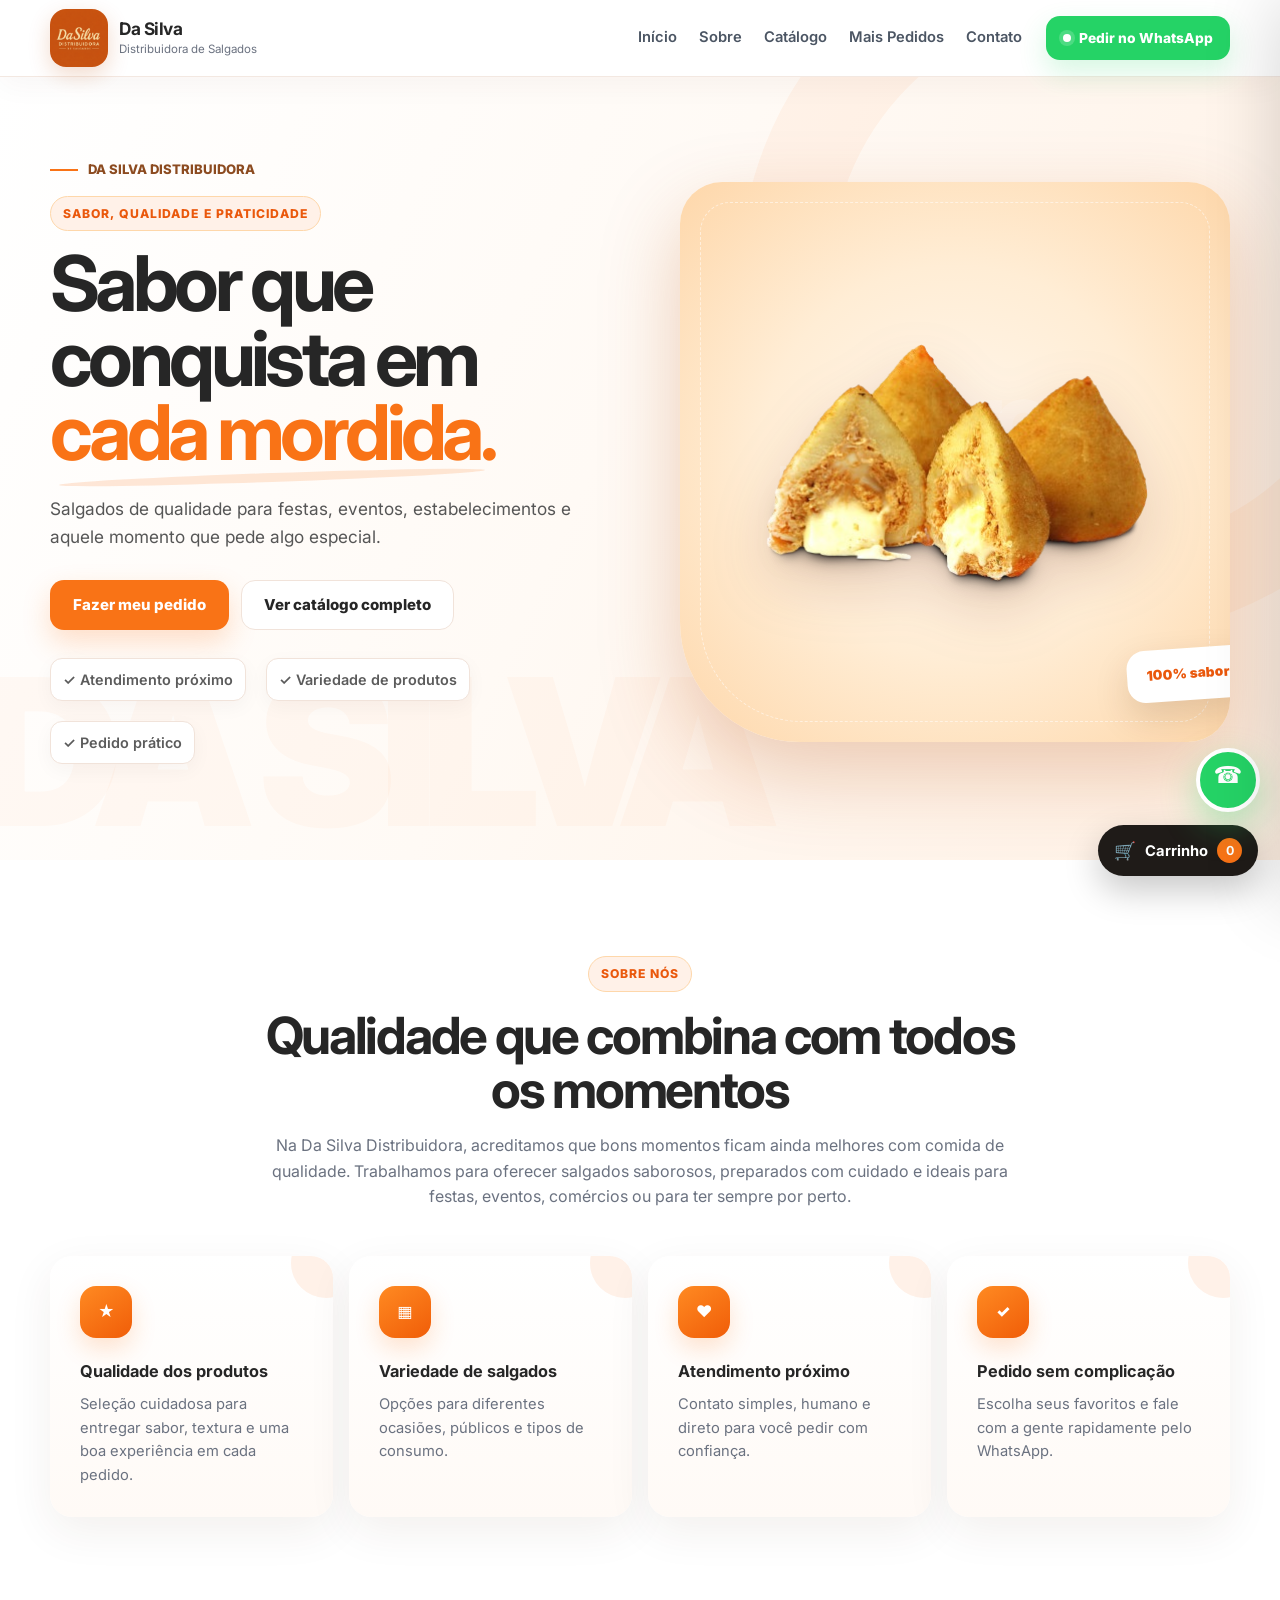
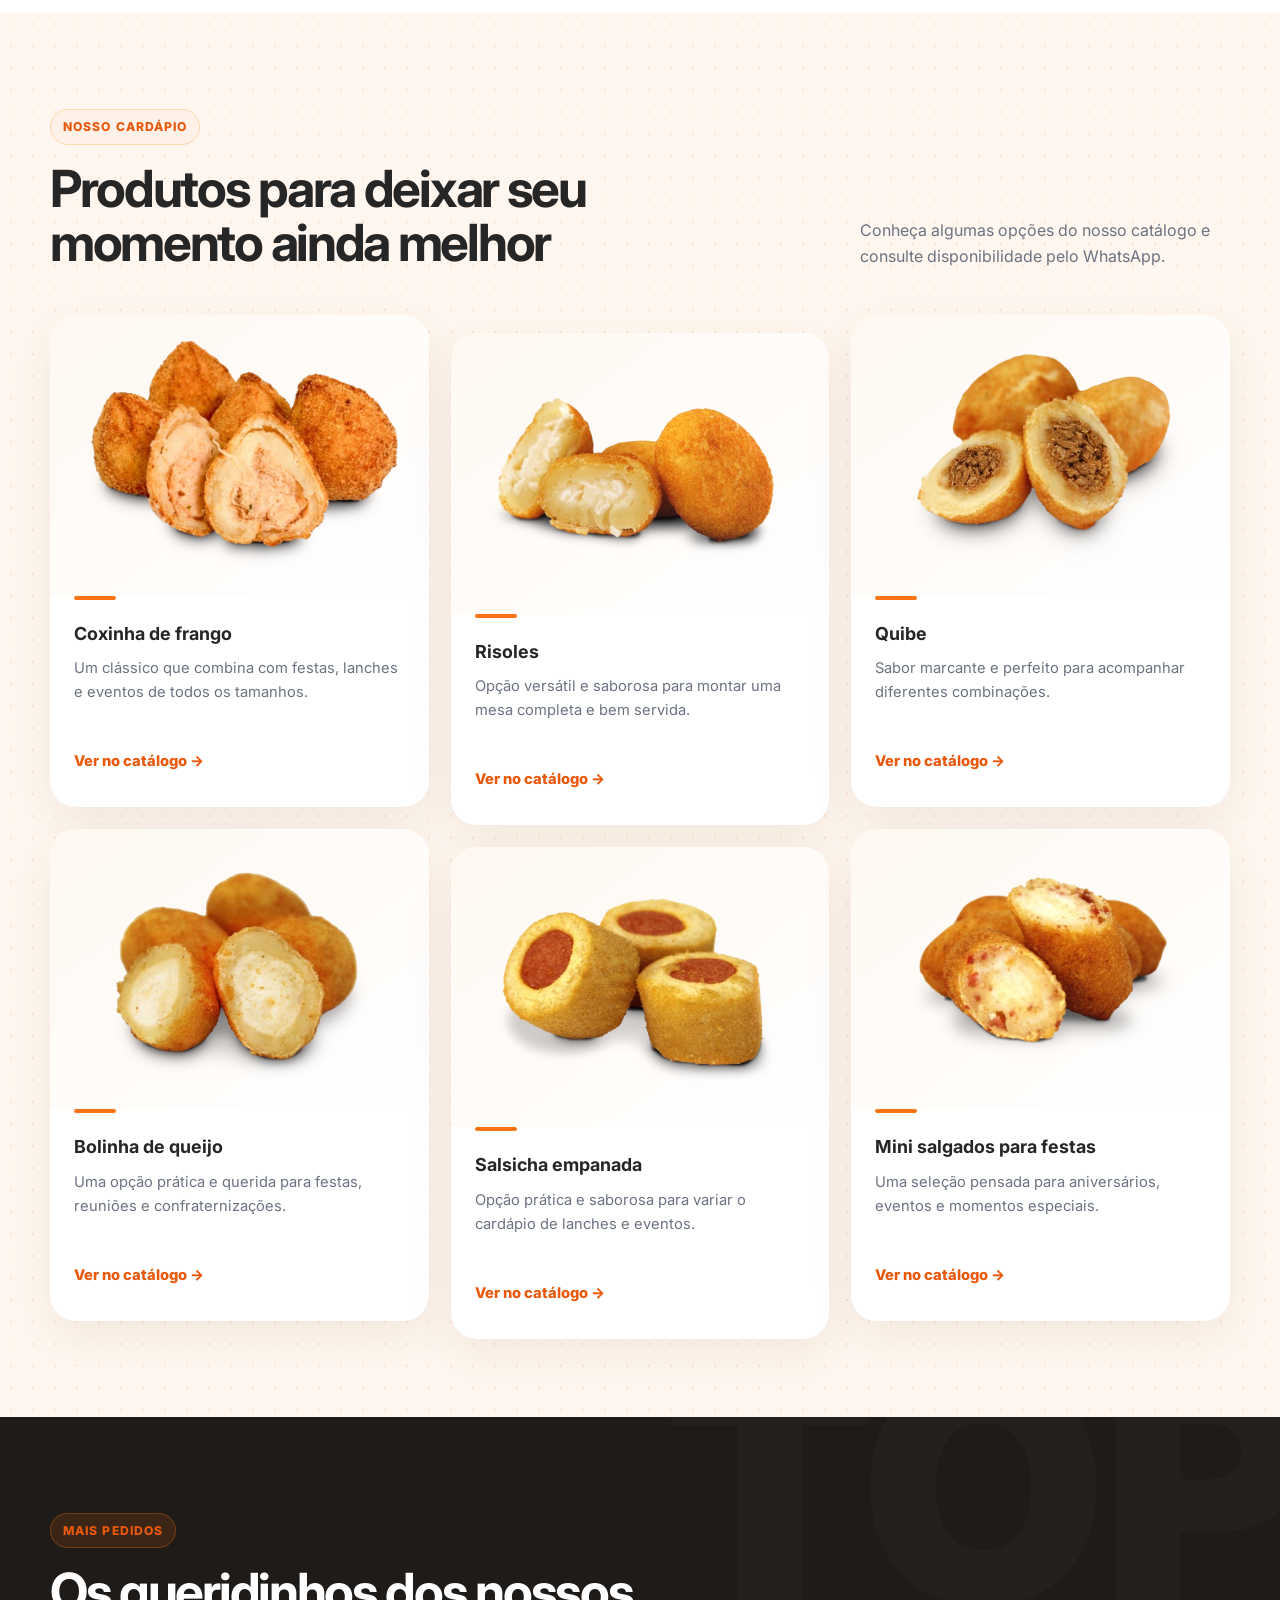
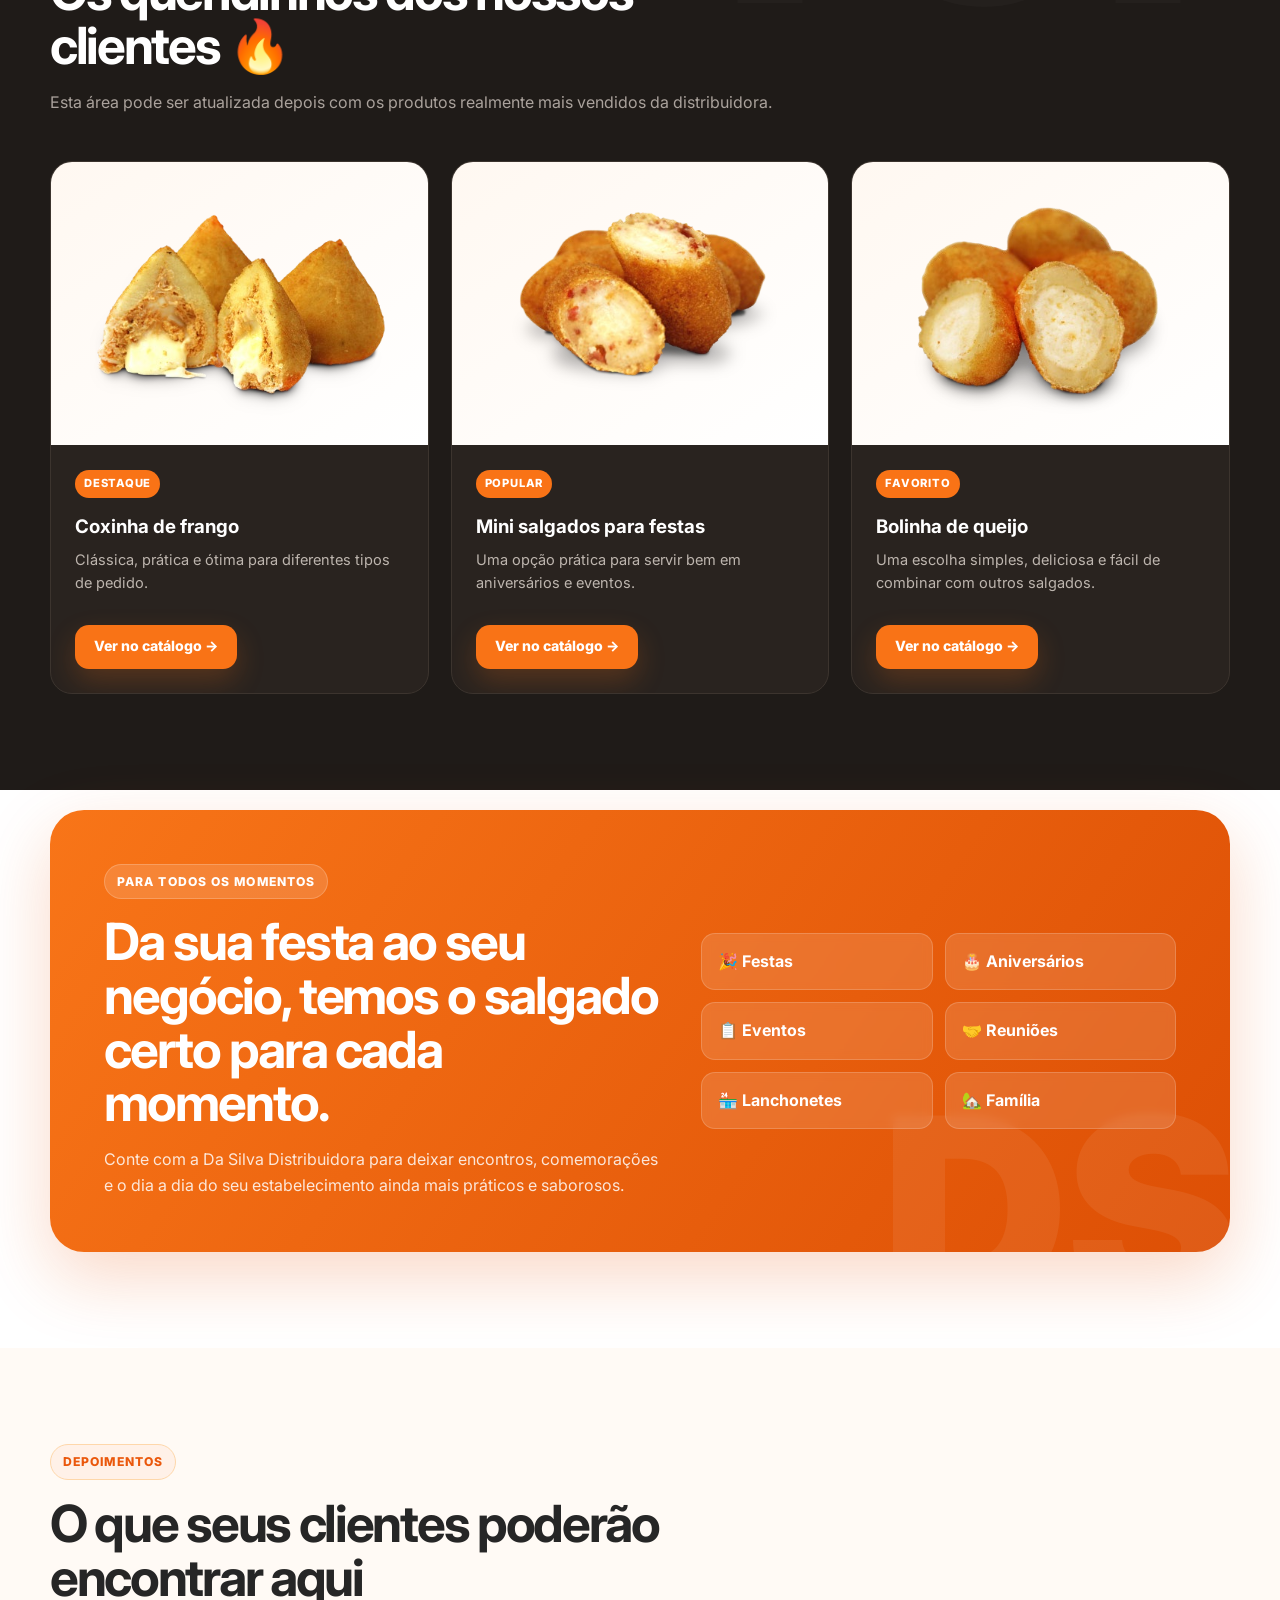
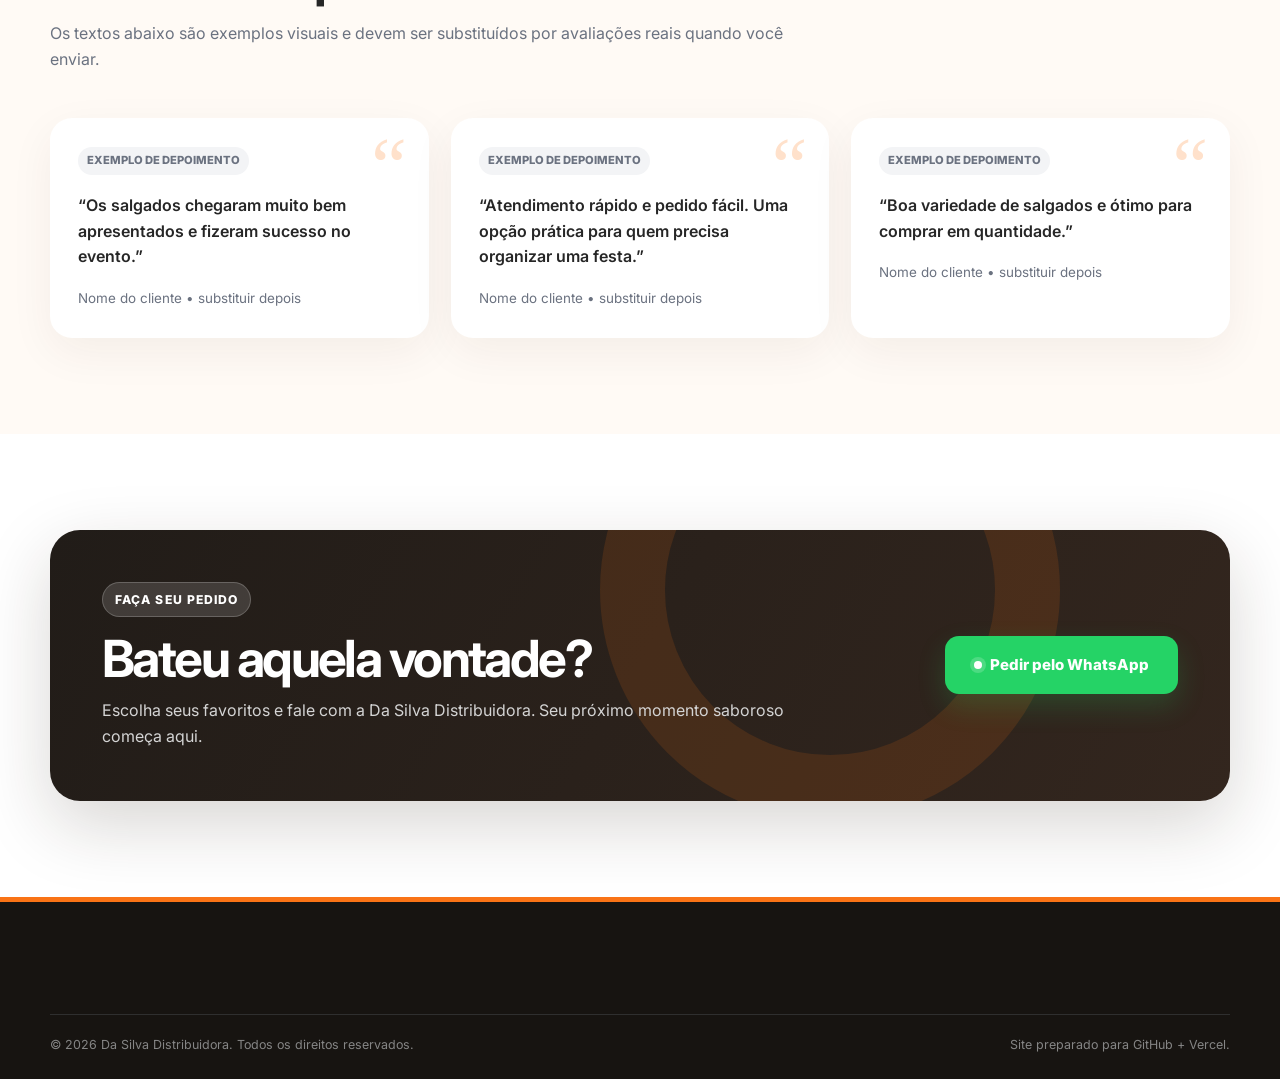
<file: index.html>
<!DOCTYPE html>

<html lang="pt-BR">
<head>
<meta charset="utf-8"/>
<meta content="width=device-width, initial-scale=1.0" name="viewport"/>
<meta content="Da Silva Distribuidora - salgados de qualidade para festas, eventos, estabelecimentos e momentos especiais." name="description"/>
<meta content="#f97316" name="theme-color"/>
<title>Da Silva Distribuidora | Salgados para todos os momentos</title>
<link href="https://fonts.googleapis.com" rel="preconnect"/>
<link crossorigin="" href="https://fonts.gstatic.com" rel="preconnect"/>
<link href="https://fonts.googleapis.com/css2?family=Inter:wght@400;500;600;700;800&amp;display=swap" rel="stylesheet"/>
<link href="styles.css" rel="stylesheet"/>
</head>
<body>
<header class="site-header" id="inicio">
<div class="container nav-wrap">
<a aria-label="Da Silva Distribuidora - início" class="brand" href="#inicio">
<img alt="Logo Da Silva Distribuidora" class="brand-logo" src="logo-da-silva.png"/>
<span class="brand-text">
<strong>Da Silva</strong>
<small>Distribuidora de Salgados</small>
</span>
</a>
<button aria-expanded="false" aria-label="Abrir menu" class="menu-toggle" type="button">
<span></span><span></span><span></span>
</button>
<nav aria-label="Navegação principal" class="main-nav">
<a href="#inicio">Início</a>
<a href="#sobre">Sobre</a>
<a href="catalogo.html">Catálogo</a>
<a href="#mais-pedidos">Mais Pedidos</a>

<a href="#contato">Contato</a>
</nav>
<a class="btn btn-whatsapp nav-whatsapp" data-whatsapp="" href="#contato">
        Pedir no WhatsApp
      </a>
</div>
</header>
<main>
<section class="hero section-pad">
<div class="container hero-grid">
<div class="hero-copy reveal">
<div class="hero-kicker">DA SILVA DISTRIBUIDORA</div>
<span class="eyebrow">Sabor, qualidade e praticidade</span>
<h1>Sabor que conquista em <em>cada mordida.</em></h1>
<p>Salgados de qualidade para festas, eventos, estabelecimentos e aquele momento que pede algo especial.</p>
<div class="hero-actions">
<a class="btn btn-primary" data-whatsapp="" href="#contato">Fazer meu pedido</a>
<a class="btn btn-secondary" href="catalogo.html">Ver catálogo completo</a>
</div>
<div aria-label="Diferenciais" class="trust-row">
<span>✓ Atendimento próximo</span>
<span>✓ Variedade de produtos</span>
<span>✓ Pedido prático</span>
</div>
</div>
<div aria-label="Espaço reservado para imagem principal dos salgados" class="hero-image-placeholder reveal hero-product-image"><img alt="Coxinhas de frango da linha lanche" src="coxinha-frango-lanche.png"/></div>
</div>
</section>
<section class="about section-pad" id="sobre">
<div class="container">
<div class="section-heading reveal">
<span class="eyebrow">Sobre nós</span>
<h2>Qualidade que combina com todos os momentos</h2>
<p>Na Da Silva Distribuidora, acreditamos que bons momentos ficam ainda melhores com comida de qualidade. Trabalhamos para oferecer salgados saborosos, preparados com cuidado e ideais para festas, eventos, comércios ou para ter sempre por perto.</p>
</div>
<div class="features-grid">
<article class="feature-card reveal">
<div class="feature-icon">★</div>
<h3>Qualidade dos produtos</h3>
<p>Seleção cuidadosa para entregar sabor, textura e uma boa experiência em cada pedido.</p>
</article>
<article class="feature-card reveal">
<div class="feature-icon">▦</div>
<h3>Variedade de salgados</h3>
<p>Opções para diferentes ocasiões, públicos e tipos de consumo.</p>
</article>
<article class="feature-card reveal">
<div class="feature-icon">♥</div>
<h3>Atendimento próximo</h3>
<p>Contato simples, humano e direto para você pedir com confiança.</p>
</article>
<article class="feature-card reveal">
<div class="feature-icon">✓</div>
<h3>Pedido sem complicação</h3>
<p>Escolha seus favoritos e fale com a gente rapidamente pelo WhatsApp.</p>
</article>
</div>
</div>
</section>
<section class="products section-pad" id="produtos">
<div class="container">
<div class="section-heading heading-row reveal">
<div>
<span class="eyebrow">Nosso cardápio</span>
<h2>Produtos para deixar seu momento ainda melhor</h2>
</div>
<p>Conheça algumas opções do nosso catálogo e consulte disponibilidade pelo WhatsApp.</p>
</div>
<div class="product-grid">
<article class="product-card reveal">
<div class="product-photo has-image"><img alt="Coxinha de frango" loading="lazy" src="coxinha-mini-frango.png"/></div>
<div class="product-body"><h3>Coxinha de frango</h3><p>Um clássico que combina com festas, lanches e eventos de todos os tamanhos.</p><a class="product-link catalog-link" href="catalogo.html">Ver no catálogo →</a></div>
</article>
<article class="product-card reveal">
<div class="product-photo has-image"><img alt="Risoles" loading="lazy" src="risoles-frango-mini.png"/></div>
<div class="product-body"><h3>Risoles</h3><p>Opção versátil e saborosa para montar uma mesa completa e bem servida.</p><a class="product-link catalog-link" href="catalogo.html">Ver no catálogo →</a></div>
</article>
<article class="product-card reveal">
<div class="product-photo has-image"><img alt="Quibe" loading="lazy" src="quibe-requeijao-mini.png"/></div>
<div class="product-body"><h3>Quibe</h3><p>Sabor marcante e perfeito para acompanhar diferentes combinações.</p><a class="product-link catalog-link" href="catalogo.html">Ver no catálogo →</a></div>
</article>
<article class="product-card reveal">
<div class="product-photo has-image"><img alt="Bolinha de queijo" loading="lazy" src="bolinha-queijo.png"/></div>
<div class="product-body"><h3>Bolinha de queijo</h3><p>Uma opção prática e querida para festas, reuniões e confraternizações.</p><a class="product-link catalog-link" href="catalogo.html">Ver no catálogo →</a></div>
</article>
<article class="product-card reveal">
<div class="product-photo has-image"><img alt="Enroladinho" loading="lazy" src="salsicha-empanada-mini.png"/></div>
<div class="product-body"><h3>Salsicha empanada</h3><p>Opção prática e saborosa para variar o cardápio de lanches e eventos.</p><a class="product-link catalog-link" href="catalogo.html">Ver no catálogo →</a></div>
</article>
<article class="product-card reveal">
<div class="product-photo has-image"><img alt="Mini salgados para festas" loading="lazy" src="mini-pasteis.png"/></div>
<div class="product-body"><h3>Mini salgados para festas</h3><p>Uma seleção pensada para aniversários, eventos e momentos especiais.</p><a class="product-link catalog-link" href="catalogo.html">Ver no catálogo →</a></div>
</article>
</div>
</div>
</section>
<section class="popular section-pad" id="mais-pedidos">
<div class="container">
<div class="section-heading reveal">
<span class="eyebrow">Mais pedidos</span>
<h2>Os queridinhos dos nossos clientes 🔥</h2>
<p>Esta área pode ser atualizada depois com os produtos realmente mais vendidos da distribuidora.</p>
</div>
<div class="popular-grid">
<article class="popular-card reveal">
<div class="popular-image has-image"><img alt="Coxinha de frango" loading="lazy" src="coxinha-frango-lanche.png"/></div>
<div class="popular-info">
<span class="tag">Destaque</span>
<h3>Coxinha de frango</h3>
<p>Clássica, prática e ótima para diferentes tipos de pedido.</p>
<a class="btn-small catalog-link btn-primary btn" href="catalogo.html">Ver no catálogo →</a>
</div>
</article>
<article class="popular-card reveal">
<div class="popular-image has-image"><img alt="Mini salgados para festas" loading="lazy" src="mini-pasteis.png"/></div>
<div class="popular-info">
<span class="tag">Popular</span>
<h3>Mini salgados para festas</h3>
<p>Uma opção prática para servir bem em aniversários e eventos.</p>
<a class="btn-small catalog-link btn-primary btn" href="catalogo.html">Ver no catálogo →</a>
</div>
</article>
<article class="popular-card reveal">
<div class="popular-image has-image"><img alt="Bolinha de queijo" loading="lazy" src="bolinha-queijo.png"/></div>
<div class="popular-info">
<span class="tag">Favorito</span>
<h3>Bolinha de queijo</h3>
<p>Uma escolha simples, deliciosa e fácil de combinar com outros salgados.</p>
<a class="btn-small catalog-link btn-primary btn" href="catalogo.html">Ver no catálogo →</a>
</div>
</article>
</div>
</div>
</section>
<section class="moments section-pad">
<div class="container moments-box reveal">
<div class="moments-copy">
<span class="eyebrow eyebrow-light">Para todos os momentos</span>
<h2>Da sua festa ao seu negócio, temos o salgado certo para cada momento.</h2>
<p>Conte com a Da Silva Distribuidora para deixar encontros, comemorações e o dia a dia do seu estabelecimento ainda mais práticos e saborosos.</p>
</div>
<div aria-label="Situações de uso" class="moment-tags">
<span>🎉 Festas</span>
<span>🎂 Aniversários</span>
<span>📋 Eventos</span>
<span>🤝 Reuniões</span>
<span>🏪 Lanchonetes</span>
<span>🏡 Família</span>
</div>
</div>
</section>
<section class="testimonials section-pad">
<div class="container">
<div class="section-heading reveal">
<span class="eyebrow">Depoimentos</span>
<h2>O que seus clientes poderão encontrar aqui</h2>
<p>Os textos abaixo são exemplos visuais e devem ser substituídos por avaliações reais quando você enviar.</p>
</div>
<div class="testimonials-grid">
<blockquote class="testimonial-card reveal">
<span class="example-label">Exemplo de depoimento</span>
<p>“Os salgados chegaram muito bem apresentados e fizeram sucesso no evento.”</p>
<footer>Nome do cliente • substituir depois</footer>
</blockquote>
<blockquote class="testimonial-card reveal">
<span class="example-label">Exemplo de depoimento</span>
<p>“Atendimento rápido e pedido fácil. Uma opção prática para quem precisa organizar uma festa.”</p>
<footer>Nome do cliente • substituir depois</footer>
</blockquote>
<blockquote class="testimonial-card reveal">
<span class="example-label">Exemplo de depoimento</span>
<p>“Boa variedade de salgados e ótimo para comprar em quantidade.”</p>
<footer>Nome do cliente • substituir depois</footer>
</blockquote>
</div>
</div>
</section>
<section class="cta-section section-pad" id="contato">
<div class="container cta-card reveal">
<div>
<span class="eyebrow eyebrow-light">Faça seu pedido</span>
<h2>Bateu aquela vontade?</h2>
<p>Escolha seus favoritos e fale com a Da Silva Distribuidora. Seu próximo momento saboroso começa aqui.</p>
</div>
<a class="btn btn-whatsapp btn-large" data-whatsapp="" href="#">Pedir pelo WhatsApp</a>
</div>
</section>

</main>
<footer class="site-footer">

<div class="container footer-bottom">
<span>© <span id="year"></span> Da Silva Distribuidora. Todos os direitos reservados.</span>
<span>Site preparado para GitHub + Vercel.</span>
</div>
</footer>
<a aria-label="Fazer pedido pelo WhatsApp" class="floating-whatsapp" data-whatsapp="" href="#">WA</a>
<button aria-label="Abrir carrinho" class="cart-fab" id="cartFab" type="button"><span class="cart-icon">🛒</span><span>Carrinho</span><b id="cartCount">0</b></button><div class="cart-backdrop" id="cartBackdrop"></div><aside aria-hidden="true" class="cart-drawer" id="cartDrawer"><div class="cart-head"><div><small>Seu pedido</small><h2>Carrinho</h2></div><button aria-label="Fechar" class="cart-close" id="cartClose" type="button">×</button></div><div class="cart-items" id="cartItems"></div><div class="cart-empty" id="cartEmpty"><span>🛒</span><strong>Seu carrinho está vazio</strong><p>Adicione produtos do catálogo para montar seu pedido.</p><a class="btn btn-primary" href="catalogo.html">Ver catálogo</a></div><div class="cart-footer" id="cartFooter"><div class="cart-summary"><span>Total de unidades</span><strong id="cartTotal">0</strong></div><button class="btn btn-whatsapp cart-checkout" id="cartCheckout" type="button">Enviar pedido no WhatsApp</button><button class="cart-clear" id="cartClear" type="button">Limpar carrinho</button><small>Valores e disponibilidade serão confirmados pelo atendimento.</small></div></aside><script src="script.js"></script>
</body>
</html>
</file>
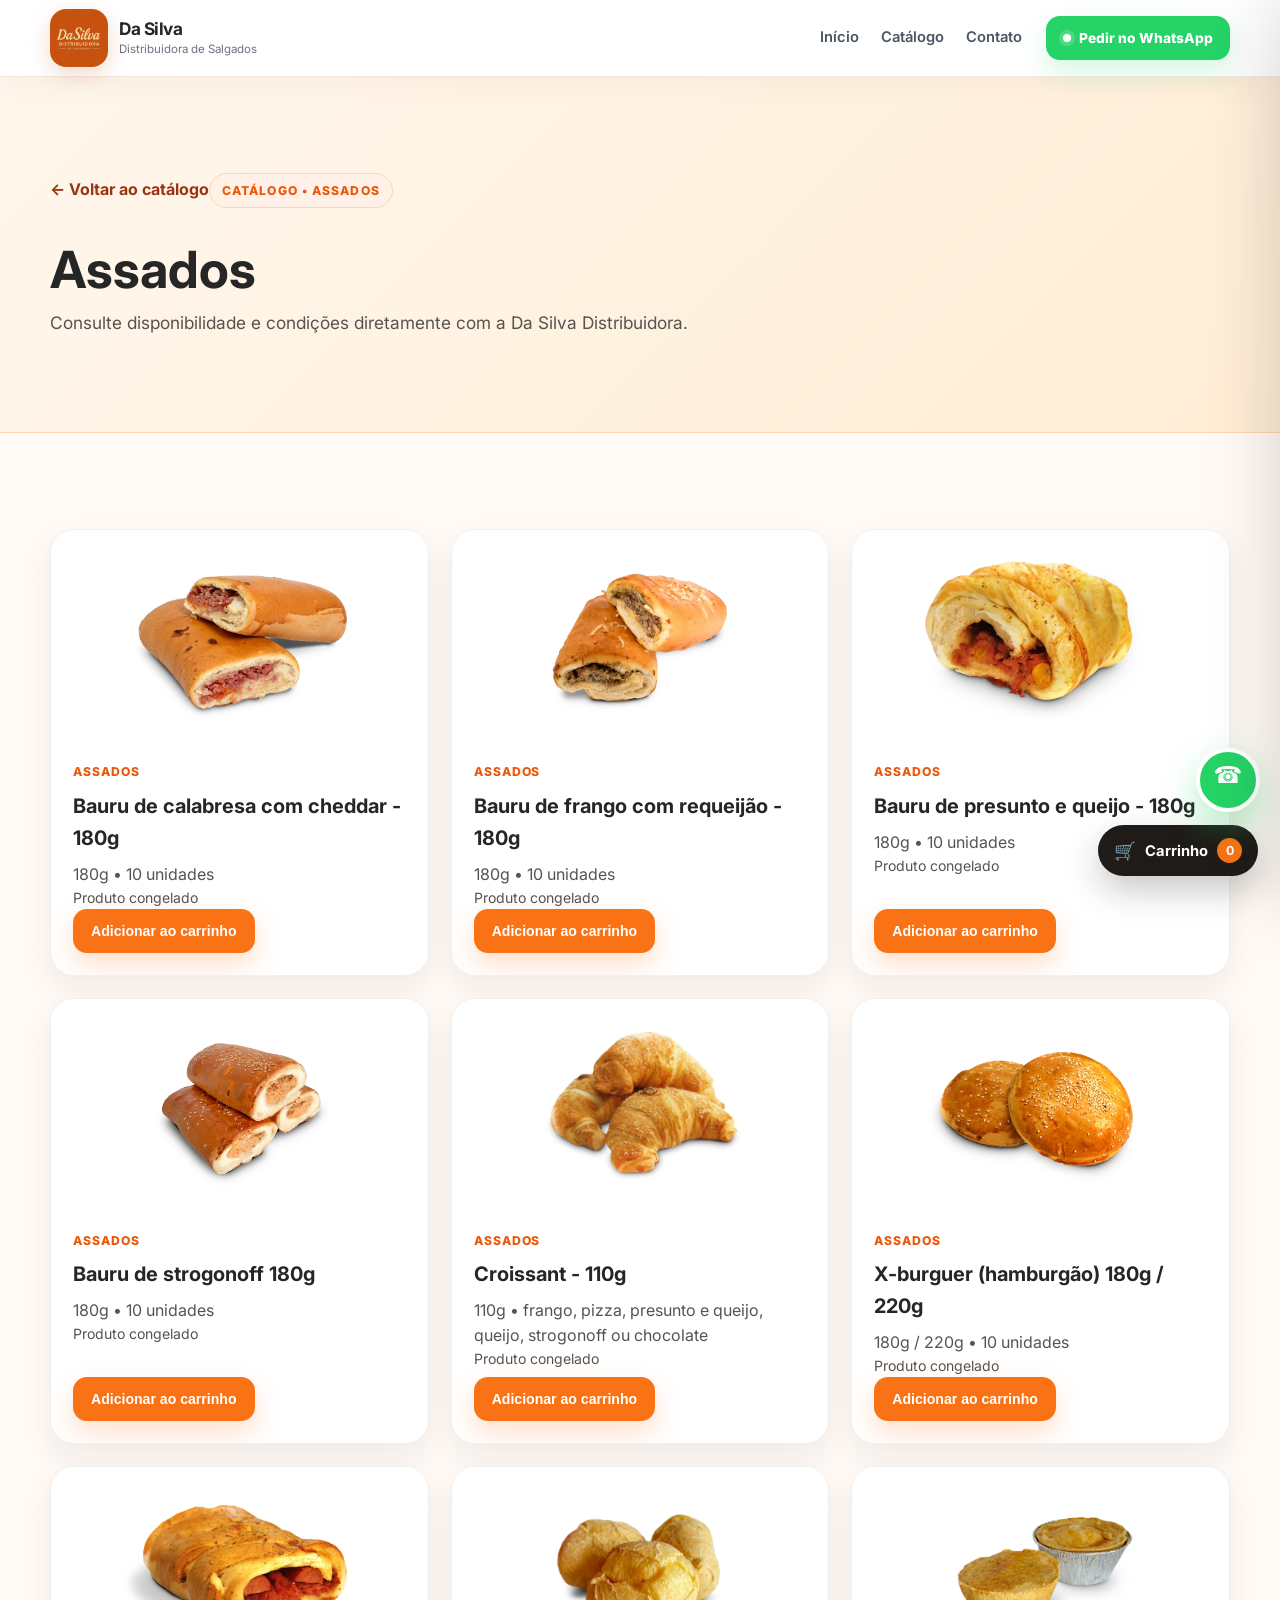
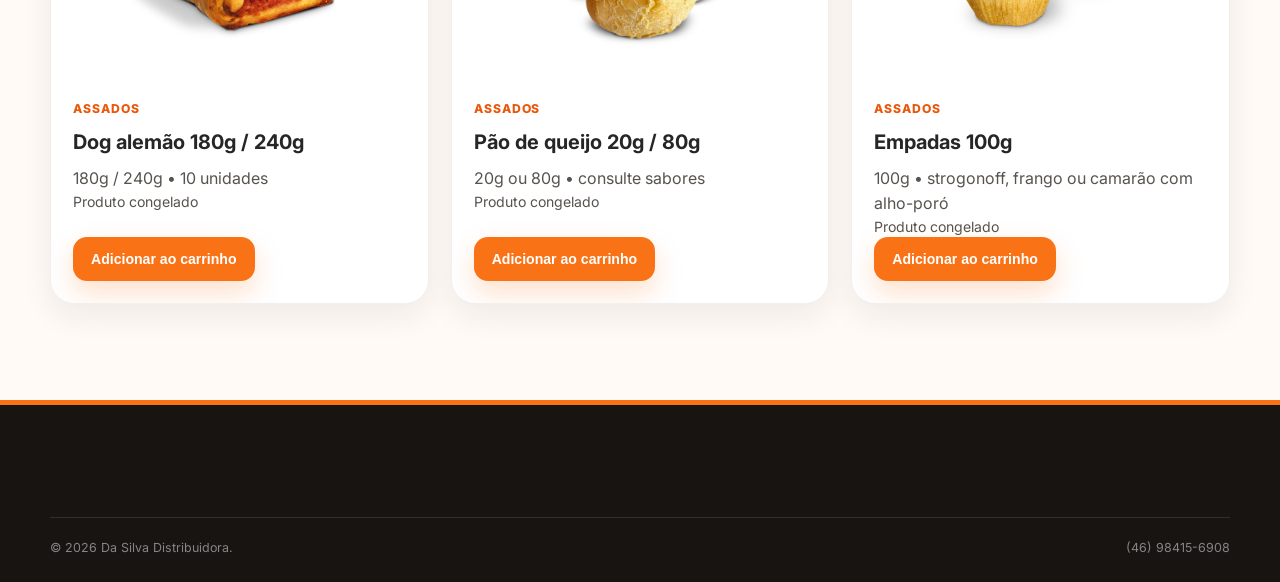
<file: assados.html>
<!DOCTYPE html>

<html lang="pt-BR"><head><meta charset="utf-8"/><meta content="width=device-width,initial-scale=1" name="viewport"/><meta content="#f97316" name="theme-color"/><title>Assados | Da Silva Distribuidora</title><link href="https://fonts.googleapis.com" rel="preconnect"/><link crossorigin="" href="https://fonts.gstatic.com" rel="preconnect"/><link href="https://fonts.googleapis.com/css2?family=Inter:wght@400;500;600;700;800&amp;display=swap" rel="stylesheet"/><link href="styles.css" rel="stylesheet"/></head><body><header class="site-header"><div class="container nav-wrap"><a class="brand" href="index.html"><img alt="Logo Da Silva Distribuidora" class="brand-logo" src="logo-da-silva.png"/><span class="brand-text"><strong>Da Silva</strong><small>Distribuidora de Salgados</small></span></a><nav class="main-nav catalog-nav"><a href="index.html">Início</a><a href="catalogo.html">Catálogo</a><a href="index.html#contato">Contato</a></nav><a class="btn btn-whatsapp nav-whatsapp" data-whatsapp="" href="#">Pedir no WhatsApp</a></div></header><main><section class="catalog-hero compact section-pad"><div class="container"><a class="back-link" href="catalogo.html">← Voltar ao catálogo</a><span class="eyebrow">Catálogo • Assados</span><h1>Assados</h1><p>Consulte disponibilidade e condições diretamente com a Da Silva Distribuidora.</p></div></section><section class="section-pad"><div class="container catalog-products"><article class="catalog-product reveal"><div class="catalog-photo has-image"><img alt="Bauru de calabresa com cheddar - 180g" loading="lazy" src="bauru-calabresa-cheddar.png"/></div><div class="catalog-product-body"><span class="catalog-tag">Assados</span><h2>Bauru de calabresa com cheddar - 180g</h2><p>180g • 10 unidades</p><p class="catalog-type">Produto congelado</p><button class="btn btn-primary btn-small add-cart-btn" data-cart-add="" data-details="180g • 10 unidades" data-product="Bauru de calabresa com cheddar - 180g" type="button">Adicionar ao carrinho</button></div></article><article class="catalog-product reveal"><div class="catalog-photo has-image"><img alt="Bauru de frango com requeijão - 180g" loading="lazy" src="bauru-frango-requeijao.png"/></div><div class="catalog-product-body"><span class="catalog-tag">Assados</span><h2>Bauru de frango com requeijão - 180g</h2><p>180g • 10 unidades</p><p class="catalog-type">Produto congelado</p><button class="btn btn-primary btn-small add-cart-btn" data-cart-add="" data-details="180g • 10 unidades" data-product="Bauru de frango com requeijão - 180g" type="button">Adicionar ao carrinho</button></div></article><article class="catalog-product reveal"><div class="catalog-photo has-image"><img alt="Bauru de presunto e queijo - 180g" loading="lazy" src="bauru-strogonoff.png"/></div><div class="catalog-product-body"><span class="catalog-tag">Assados</span><h2>Bauru de presunto e queijo - 180g</h2><p>180g • 10 unidades</p><p class="catalog-type">Produto congelado</p><button class="btn btn-primary btn-small add-cart-btn" data-cart-add="" data-details="180g • 10 unidades" data-product="Bauru de presunto e queijo - 180g" type="button">Adicionar ao carrinho</button></div></article><article class="catalog-product reveal"><div class="catalog-photo has-image"><img alt="Bauru de strogonoff 180g" loading="lazy" src="bauru-presunto-queijo.png"/></div><div class="catalog-product-body"><span class="catalog-tag">Assados</span><h2>Bauru de strogonoff 180g</h2><p>180g • 10 unidades</p><p class="catalog-type">Produto congelado</p><button class="btn btn-primary btn-small add-cart-btn" data-cart-add="" data-details="180g • 10 unidades" data-product="Bauru de strogonoff 180g" type="button">Adicionar ao carrinho</button></div></article><article class="catalog-product reveal"><div class="catalog-photo has-image"><img alt="Croissant - 110g" loading="lazy" src="croissant.png"/></div><div class="catalog-product-body"><span class="catalog-tag">Assados</span><h2>Croissant - 110g</h2><p>110g • frango, pizza, presunto e queijo, queijo, strogonoff ou chocolate</p><p class="catalog-type">Produto congelado</p><button class="btn btn-primary btn-small add-cart-btn" data-cart-add="" data-details="110g • frango, pizza, presunto e queijo, queijo, strogonoff ou chocolate" data-product="Croissant - 110g" type="button">Adicionar ao carrinho</button></div></article><article class="catalog-product reveal"><div class="catalog-photo has-image"><img alt="X-burguer (hamburgão) 180g / 220g" loading="lazy" src="x-burguer.png"/></div><div class="catalog-product-body"><span class="catalog-tag">Assados</span><h2>X-burguer (hamburgão) 180g / 220g</h2><p>180g / 220g • 10 unidades</p><p class="catalog-type">Produto congelado</p><button class="btn btn-primary btn-small add-cart-btn" data-cart-add="" data-details="180g / 220g • 10 unidades" data-product="X-burguer (hamburgão) 180g / 220g" type="button">Adicionar ao carrinho</button></div></article><article class="catalog-product reveal"><div class="catalog-photo has-image"><img alt="Dog alemão 180g / 240g" loading="lazy" src="dog-alemao.png"/></div><div class="catalog-product-body"><span class="catalog-tag">Assados</span><h2>Dog alemão 180g / 240g</h2><p>180g / 240g • 10 unidades</p><p class="catalog-type">Produto congelado</p><button class="btn btn-primary btn-small add-cart-btn" data-cart-add="" data-details="180g / 240g • 10 unidades" data-product="Dog alemão 180g / 240g" type="button">Adicionar ao carrinho</button></div></article><article class="catalog-product reveal"><div class="catalog-photo has-image"><img alt="Pão de queijo 20g / 80g" loading="lazy" src="pao-de-queijo.png"/></div><div class="catalog-product-body"><span class="catalog-tag">Assados</span><h2>Pão de queijo 20g / 80g</h2><p>20g ou 80g • consulte sabores</p><p class="catalog-type">Produto congelado</p><button class="btn btn-primary btn-small add-cart-btn" data-cart-add="" data-details="20g ou 80g • consulte sabores" data-product="Pão de queijo 20g / 80g" type="button">Adicionar ao carrinho</button></div></article><article class="catalog-product reveal"><div class="catalog-photo has-image"><img alt="Empadas 100g" loading="lazy" src="empadas.png"/></div><div class="catalog-product-body"><span class="catalog-tag">Assados</span><h2>Empadas 100g</h2><p>100g • strogonoff, frango ou camarão com alho-poró</p><p class="catalog-type">Produto congelado</p><button class="btn btn-primary btn-small add-cart-btn" data-cart-add="" data-details="100g • strogonoff, frango ou camarão com alho-poró" data-product="Empadas 100g" type="button">Adicionar ao carrinho</button></div></article></div></section></main><footer class="site-footer"><div class="container footer-bottom"><span>© <span id="year"></span> Da Silva Distribuidora.</span><span>(46) 98415-6908</span></div></footer><a aria-label="WhatsApp" class="floating-whatsapp" data-whatsapp="" href="#">WA</a><button aria-label="Abrir carrinho" class="cart-fab" id="cartFab" type="button"><span class="cart-icon">🛒</span><span>Carrinho</span><b id="cartCount">0</b></button><div class="cart-backdrop" id="cartBackdrop"></div><aside aria-hidden="true" class="cart-drawer" id="cartDrawer"><div class="cart-head"><div><small>Seu pedido</small><h2>Carrinho</h2></div><button aria-label="Fechar" class="cart-close" id="cartClose" type="button">×</button></div><div class="cart-items" id="cartItems"></div><div class="cart-empty" id="cartEmpty"><span>🛒</span><strong>Seu carrinho está vazio</strong><p>Adicione produtos do catálogo para montar seu pedido.</p><a class="btn btn-primary" href="catalogo.html">Ver catálogo</a></div><div class="cart-footer" id="cartFooter"><div class="cart-summary"><span>Total de unidades</span><strong id="cartTotal">0</strong></div><button class="btn btn-whatsapp cart-checkout" id="cartCheckout" type="button">Enviar pedido no WhatsApp</button><button class="cart-clear" id="cartClear" type="button">Limpar carrinho</button><small>Valores e disponibilidade serão confirmados pelo atendimento.</small></div></aside><script src="script.js"></script></body></html>
</file>
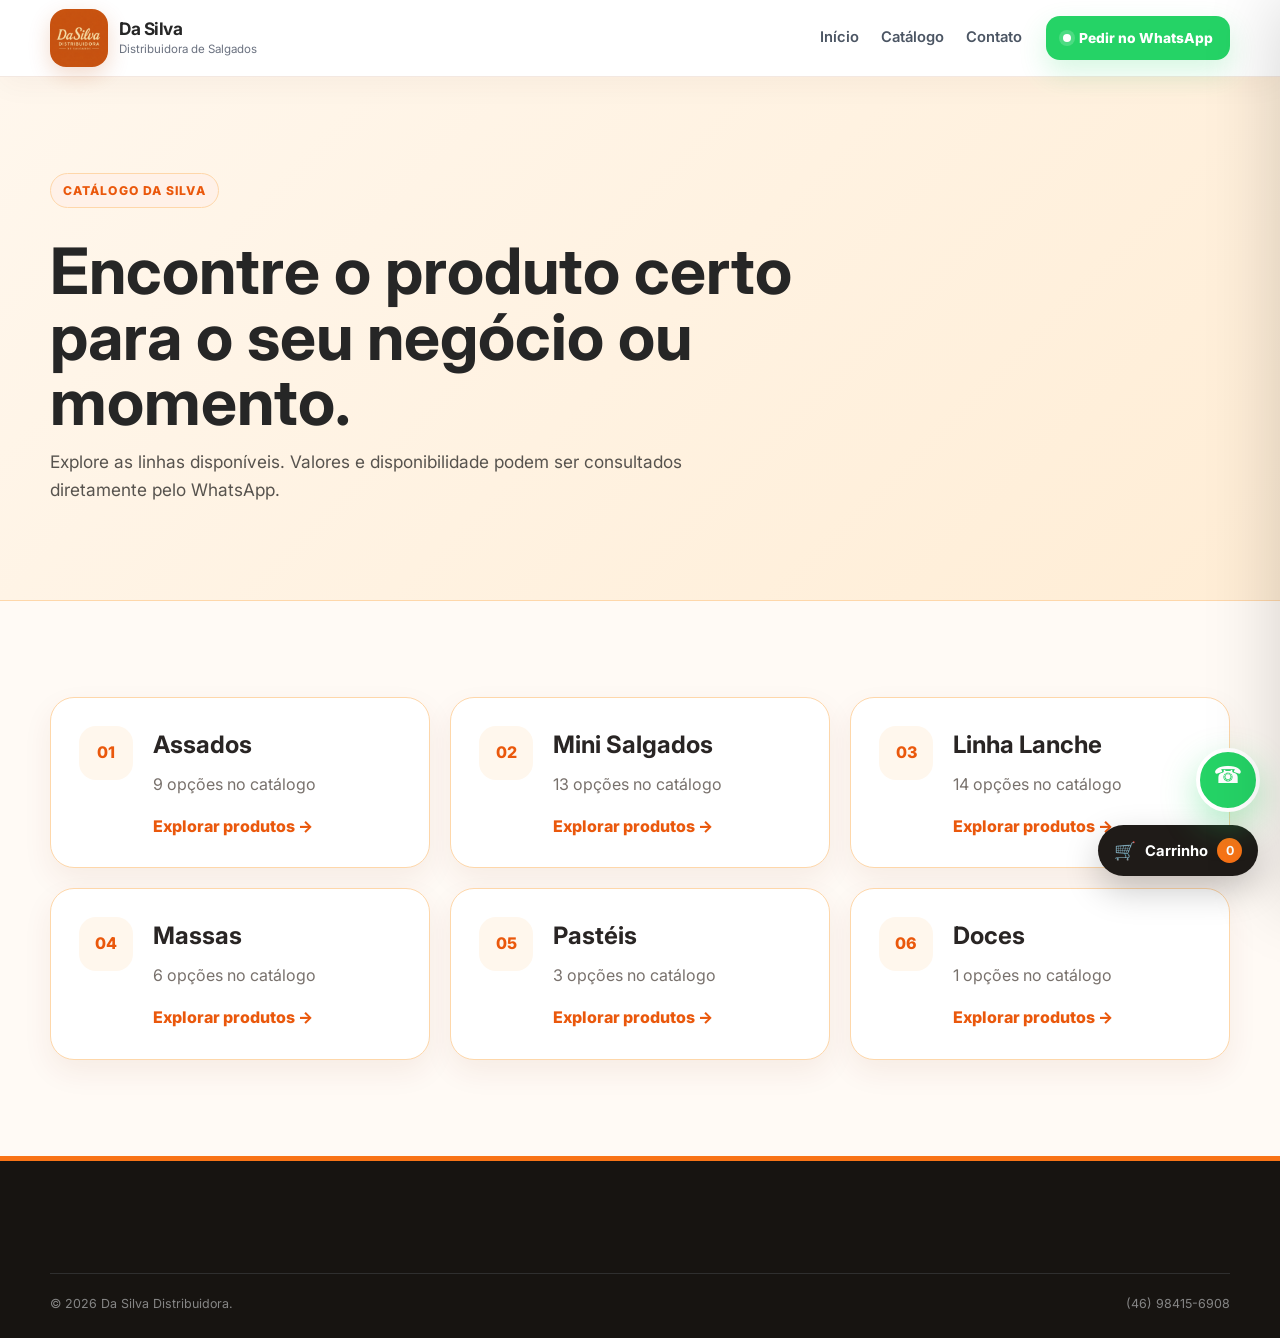
<file: catalogo.html>
<!DOCTYPE html>
<html lang="pt-BR"><head><meta charset="utf-8"/><meta content="width=device-width,initial-scale=1" name="viewport"/><meta content="#f97316" name="theme-color"/><title>Catálogo | Da Silva Distribuidora</title><link href="https://fonts.googleapis.com" rel="preconnect"/><link crossorigin="" href="https://fonts.gstatic.com" rel="preconnect"/><link href="https://fonts.googleapis.com/css2?family=Inter:wght@400;500;600;700;800&amp;display=swap" rel="stylesheet"/><link href="styles.css" rel="stylesheet"/></head><body><header class="site-header"><div class="container nav-wrap"><a class="brand" href="index.html"><img alt="Logo Da Silva Distribuidora" class="brand-logo" src="logo-da-silva.png"/><span class="brand-text"><strong>Da Silva</strong><small>Distribuidora de Salgados</small></span></a><nav class="main-nav catalog-nav"><a href="index.html">Início</a><a href="catalogo.html">Catálogo</a><a href="index.html#contato">Contato</a></nav><a class="btn btn-whatsapp nav-whatsapp" data-whatsapp="" href="#">Pedir no WhatsApp</a></div></header><main><section class="catalog-hero section-pad"><div class="container"><span class="eyebrow">Catálogo Da Silva</span><h1>Encontre o produto certo para o seu negócio ou momento.</h1><p>Explore as linhas disponíveis. Valores e disponibilidade podem ser consultados diretamente pelo WhatsApp.</p></div></section><section class="section-pad"><div class="container catalog-categories"><a class="catalog-category reveal" href="assados.html"><div class="catalog-icon">01</div><div><h2>Assados</h2><p>9 opções no catálogo</p><span>Explorar produtos →</span></div></a><a class="catalog-category reveal" href="mini-salgados.html"><div class="catalog-icon">02</div><div><h2>Mini Salgados</h2><p>13 opções no catálogo</p><span>Explorar produtos →</span></div></a><a class="catalog-category reveal" href="linha-lanche.html"><div class="catalog-icon">03</div><div><h2>Linha Lanche</h2><p>14 opções no catálogo</p><span>Explorar produtos →</span></div></a><a class="catalog-category reveal" href="massas.html"><div class="catalog-icon">04</div><div><h2>Massas</h2><p>6 opções no catálogo</p><span>Explorar produtos →</span></div></a><a class="catalog-category reveal" href="pasteis.html"><div class="catalog-icon">05</div><div><h2>Pastéis</h2><p>3 opções no catálogo</p><span>Explorar produtos →</span></div></a><a class="catalog-category reveal" href="doces.html"><div class="catalog-icon">06</div><div><h2>Doces</h2><p>1 opções no catálogo</p><span>Explorar produtos →</span></div></a></div></section></main><footer class="site-footer"><div class="container footer-bottom"><span>© <span id="year"></span> Da Silva Distribuidora.</span><span>(46) 98415-6908</span></div></footer><a aria-label="WhatsApp" class="floating-whatsapp" data-whatsapp="" href="#">WA</a><button aria-label="Abrir carrinho" class="cart-fab" id="cartFab" type="button"><span class="cart-icon">🛒</span><span>Carrinho</span><b id="cartCount">0</b></button><div class="cart-backdrop" id="cartBackdrop"></div><aside aria-hidden="true" class="cart-drawer" id="cartDrawer"><div class="cart-head"><div><small>Seu pedido</small><h2>Carrinho</h2></div><button aria-label="Fechar" class="cart-close" id="cartClose" type="button">×</button></div><div class="cart-items" id="cartItems"></div><div class="cart-empty" id="cartEmpty"><span>🛒</span><strong>Seu carrinho está vazio</strong><p>Adicione produtos do catálogo para montar seu pedido.</p><a class="btn btn-primary" href="catalogo.html">Ver catálogo</a></div><div class="cart-footer" id="cartFooter"><div class="cart-summary"><span>Total de unidades</span><strong id="cartTotal">0</strong></div><button class="btn btn-whatsapp cart-checkout" id="cartCheckout" type="button">Enviar pedido no WhatsApp</button><button class="cart-clear" id="cartClear" type="button">Limpar carrinho</button><small>Valores e disponibilidade serão confirmados pelo atendimento.</small></div></aside><script src="script.js"></script></body></html>
</file>
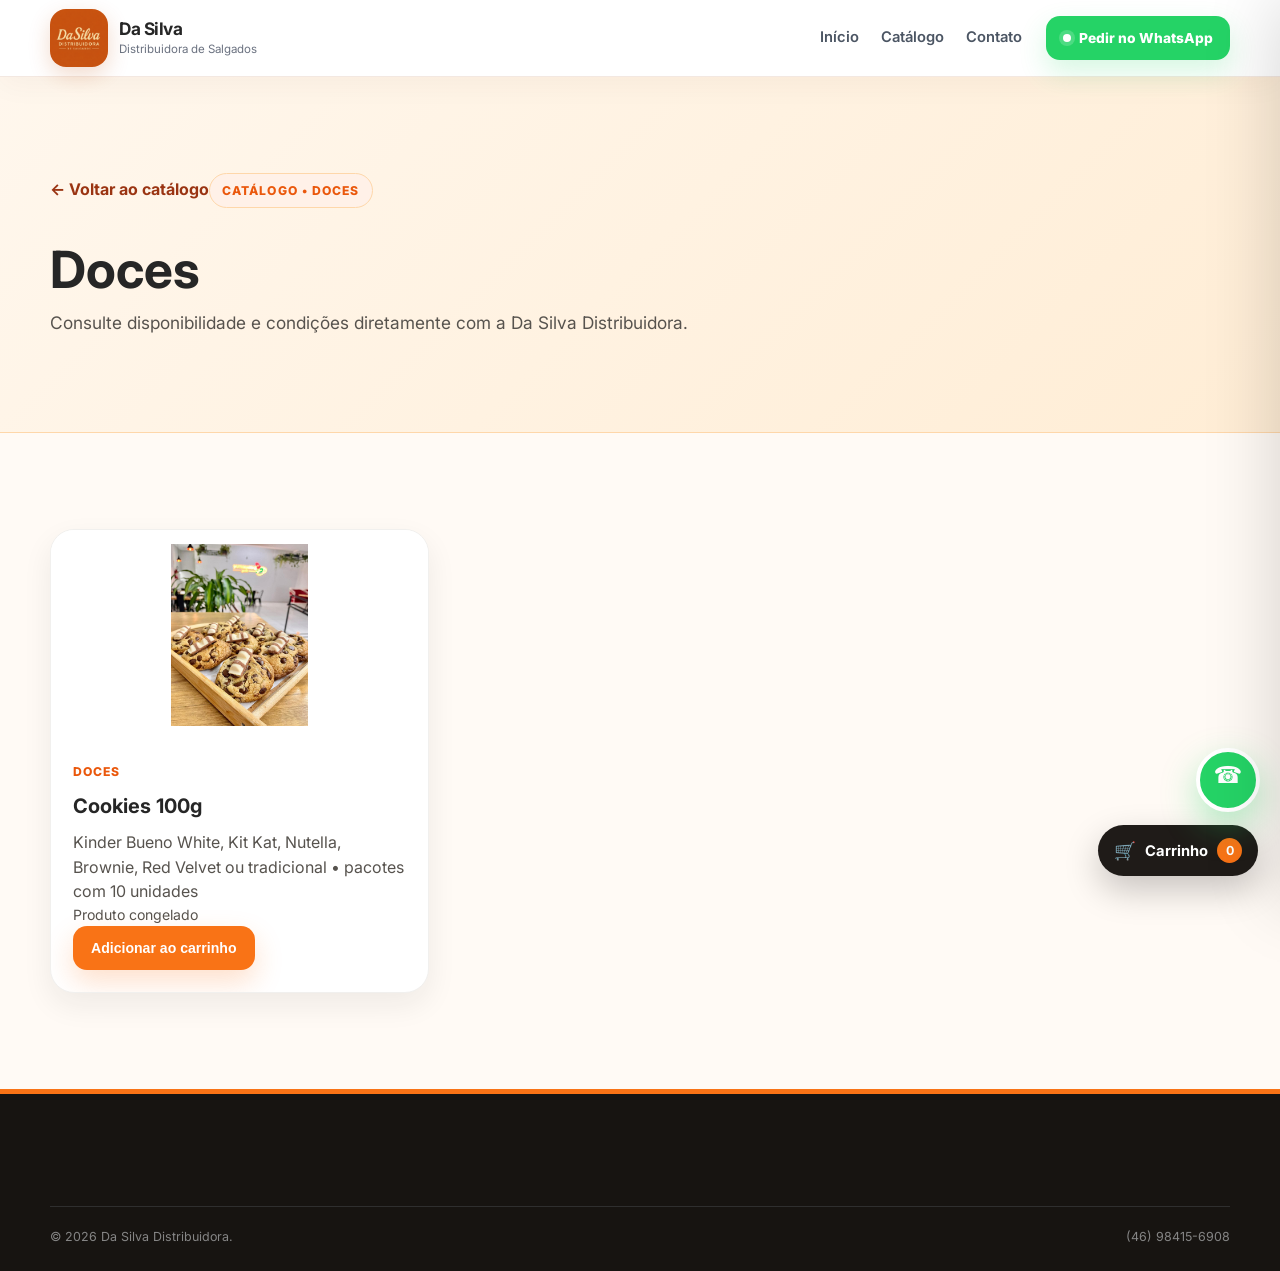
<file: doces.html>
<!DOCTYPE html>

<html lang="pt-BR"><head><meta charset="utf-8"/><meta content="width=device-width,initial-scale=1" name="viewport"/><meta content="#f97316" name="theme-color"/><title>Doces | Da Silva Distribuidora</title><link href="https://fonts.googleapis.com" rel="preconnect"/><link crossorigin="" href="https://fonts.gstatic.com" rel="preconnect"/><link href="https://fonts.googleapis.com/css2?family=Inter:wght@400;500;600;700;800&amp;display=swap" rel="stylesheet"/><link href="styles.css" rel="stylesheet"/></head><body><header class="site-header"><div class="container nav-wrap"><a class="brand" href="index.html"><img alt="Logo Da Silva Distribuidora" class="brand-logo" src="logo-da-silva.png"/><span class="brand-text"><strong>Da Silva</strong><small>Distribuidora de Salgados</small></span></a><nav class="main-nav catalog-nav"><a href="index.html">Início</a><a href="catalogo.html">Catálogo</a><a href="index.html#contato">Contato</a></nav><a class="btn btn-whatsapp nav-whatsapp" data-whatsapp="" href="#">Pedir no WhatsApp</a></div></header><main><section class="catalog-hero compact section-pad"><div class="container"><a class="back-link" href="catalogo.html">← Voltar ao catálogo</a><span class="eyebrow">Catálogo • Doces</span><h1>Doces</h1><p>Consulte disponibilidade e condições diretamente com a Da Silva Distribuidora.</p></div></section><section class="section-pad"><div class="container catalog-products"><article class="catalog-product reveal"><div class="catalog-photo has-image"><img alt="Cookies 100g" loading="lazy" src="cookies.png"/></div><div class="catalog-product-body"><span class="catalog-tag">Doces</span><h2>Cookies 100g</h2><p>Kinder Bueno White, Kit Kat, Nutella, Brownie, Red Velvet ou tradicional • pacotes com 10 unidades</p><p class="catalog-type">Produto congelado</p><button class="btn btn-primary btn-small add-cart-btn" data-cart-add="" data-details="Kinder Bueno White, Kit Kat, Nutella, Brownie, Red Velvet ou tradicional • pacotes com 10 unidades" data-product="Cookies 100g" type="button">Adicionar ao carrinho</button></div></article></div></section></main><footer class="site-footer"><div class="container footer-bottom"><span>© <span id="year"></span> Da Silva Distribuidora.</span><span>(46) 98415-6908</span></div></footer><a aria-label="WhatsApp" class="floating-whatsapp" data-whatsapp="" href="#">WA</a><button aria-label="Abrir carrinho" class="cart-fab" id="cartFab" type="button"><span class="cart-icon">🛒</span><span>Carrinho</span><b id="cartCount">0</b></button><div class="cart-backdrop" id="cartBackdrop"></div><aside aria-hidden="true" class="cart-drawer" id="cartDrawer"><div class="cart-head"><div><small>Seu pedido</small><h2>Carrinho</h2></div><button aria-label="Fechar" class="cart-close" id="cartClose" type="button">×</button></div><div class="cart-items" id="cartItems"></div><div class="cart-empty" id="cartEmpty"><span>🛒</span><strong>Seu carrinho está vazio</strong><p>Adicione produtos do catálogo para montar seu pedido.</p><a class="btn btn-primary" href="catalogo.html">Ver catálogo</a></div><div class="cart-footer" id="cartFooter"><div class="cart-summary"><span>Total de unidades</span><strong id="cartTotal">0</strong></div><button class="btn btn-whatsapp cart-checkout" id="cartCheckout" type="button">Enviar pedido no WhatsApp</button><button class="cart-clear" id="cartClear" type="button">Limpar carrinho</button><small>Valores e disponibilidade serão confirmados pelo atendimento.</small></div></aside><script src="script.js"></script></body></html>
</file>
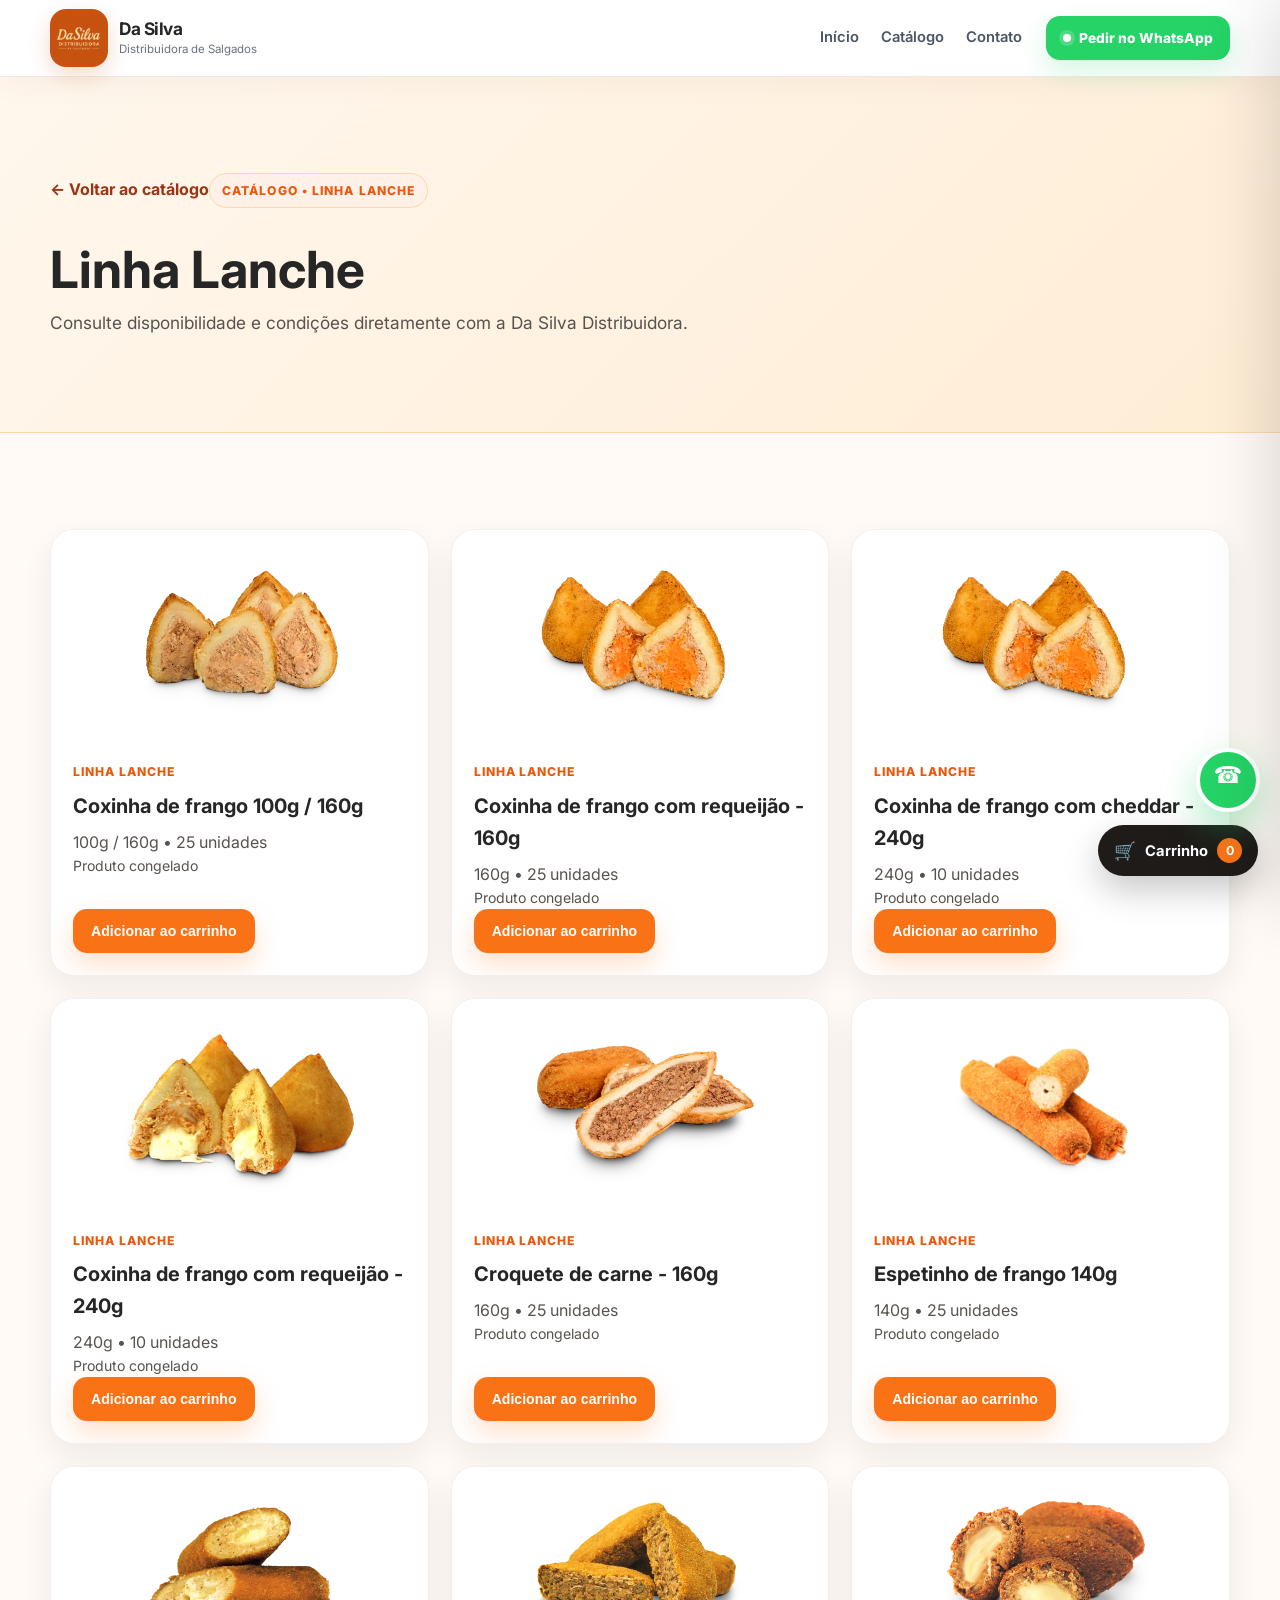
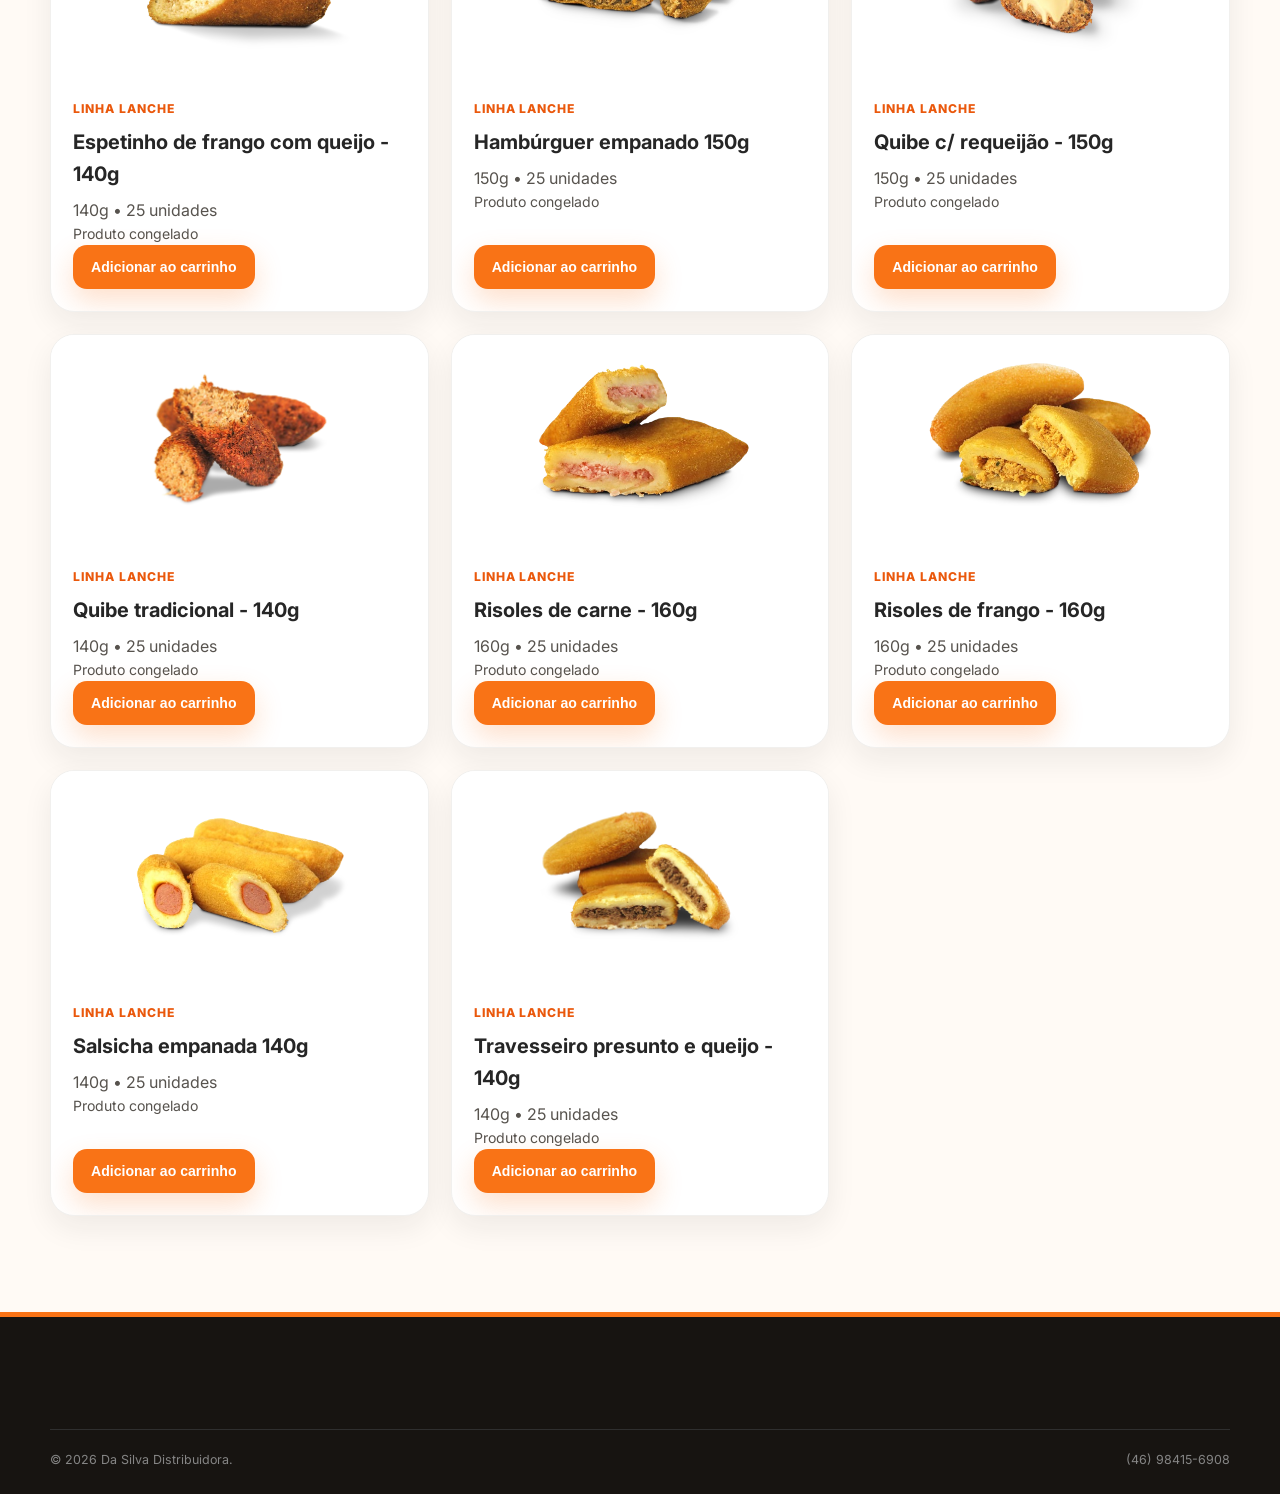
<file: linha-lanche.html>
<!DOCTYPE html>

<html lang="pt-BR"><head><meta charset="utf-8"/><meta content="width=device-width,initial-scale=1" name="viewport"/><meta content="#f97316" name="theme-color"/><title>Linha Lanche | Da Silva Distribuidora</title><link href="https://fonts.googleapis.com" rel="preconnect"/><link crossorigin="" href="https://fonts.gstatic.com" rel="preconnect"/><link href="https://fonts.googleapis.com/css2?family=Inter:wght@400;500;600;700;800&amp;display=swap" rel="stylesheet"/><link href="styles.css" rel="stylesheet"/></head><body><header class="site-header"><div class="container nav-wrap"><a class="brand" href="index.html"><img alt="Logo Da Silva Distribuidora" class="brand-logo" src="logo-da-silva.png"/><span class="brand-text"><strong>Da Silva</strong><small>Distribuidora de Salgados</small></span></a><nav class="main-nav catalog-nav"><a href="index.html">Início</a><a href="catalogo.html">Catálogo</a><a href="index.html#contato">Contato</a></nav><a class="btn btn-whatsapp nav-whatsapp" data-whatsapp="" href="#">Pedir no WhatsApp</a></div></header><main><section class="catalog-hero compact section-pad"><div class="container"><a class="back-link" href="catalogo.html">← Voltar ao catálogo</a><span class="eyebrow">Catálogo • Linha Lanche</span><h1>Linha Lanche</h1><p>Consulte disponibilidade e condições diretamente com a Da Silva Distribuidora.</p></div></section><section class="section-pad"><div class="container catalog-products"><article class="catalog-product reveal"><div class="catalog-photo has-image"><img alt="Coxinha de frango 100g / 160g" loading="lazy" src="coxinha-frango-cheddar-240.png"/></div><div class="catalog-product-body"><span class="catalog-tag">Linha Lanche</span><h2>Coxinha de frango 100g / 160g</h2><p>100g / 160g • 25 unidades</p><p class="catalog-type">Produto congelado</p><button class="btn btn-primary btn-small add-cart-btn" data-cart-add="" data-details="100g / 160g • 25 unidades" data-product="Coxinha de frango 100g / 160g" type="button">Adicionar ao carrinho</button></div></article><article class="catalog-product reveal"><div class="catalog-photo has-image"><img alt="Coxinha de frango com requeijão - 160g" loading="lazy" src="coxinha-frango-requeijao-160.png"/></div><div class="catalog-product-body"><span class="catalog-tag">Linha Lanche</span><h2>Coxinha de frango com requeijão - 160g</h2><p>160g • 25 unidades</p><p class="catalog-type">Produto congelado</p><button class="btn btn-primary btn-small add-cart-btn" data-cart-add="" data-details="160g • 25 unidades" data-product="Coxinha de frango com requeijão - 160g" type="button">Adicionar ao carrinho</button></div></article><article class="catalog-product reveal"><div class="catalog-photo has-image"><img alt="Coxinha de frango com cheddar - 240g" loading="lazy" src="coxinha-frango-requeijao-160.png"/></div><div class="catalog-product-body"><span class="catalog-tag">Linha Lanche</span><h2>Coxinha de frango com cheddar - 240g</h2><p>240g • 10 unidades</p><p class="catalog-type">Produto congelado</p><button class="btn btn-primary btn-small add-cart-btn" data-cart-add="" data-details="240g • 10 unidades" data-product="Coxinha de frango com cheddar - 240g" type="button">Adicionar ao carrinho</button></div></article><article class="catalog-product reveal"><div class="catalog-photo has-image"><img alt="Coxinha de frango com requeijão - 240g" loading="lazy" src="croquete-carne-160.png"/></div><div class="catalog-product-body"><span class="catalog-tag">Linha Lanche</span><h2>Coxinha de frango com requeijão - 240g</h2><p>240g • 10 unidades</p><p class="catalog-type">Produto congelado</p><button class="btn btn-primary btn-small add-cart-btn" data-cart-add="" data-details="240g • 10 unidades" data-product="Coxinha de frango com requeijão - 240g" type="button">Adicionar ao carrinho</button></div></article><article class="catalog-product reveal"><div class="catalog-photo has-image"><img alt="Croquete de carne - 160g" loading="lazy" src="espetinho-frango.png"/></div><div class="catalog-product-body"><span class="catalog-tag">Linha Lanche</span><h2>Croquete de carne - 160g</h2><p>160g • 25 unidades</p><p class="catalog-type">Produto congelado</p><button class="btn btn-primary btn-small add-cart-btn" data-cart-add="" data-details="160g • 25 unidades" data-product="Croquete de carne - 160g" type="button">Adicionar ao carrinho</button></div></article><article class="catalog-product reveal"><div class="catalog-photo has-image"><img alt="Espetinho de frango 140g" loading="lazy" src="coxinha-frango-requeijao-240.png"/></div><div class="catalog-product-body"><span class="catalog-tag">Linha Lanche</span><h2>Espetinho de frango 140g</h2><p>140g • 25 unidades</p><p class="catalog-type">Produto congelado</p><button class="btn btn-primary btn-small add-cart-btn" data-cart-add="" data-details="140g • 25 unidades" data-product="Espetinho de frango 140g" type="button">Adicionar ao carrinho</button></div></article><article class="catalog-product reveal"><div class="catalog-photo has-image"><img alt="Espetinho de frango com queijo - 140g" loading="lazy" src="espetinho-frango-queijo.png"/></div><div class="catalog-product-body"><span class="catalog-tag">Linha Lanche</span><h2>Espetinho de frango com queijo - 140g</h2><p>140g • 25 unidades</p><p class="catalog-type">Produto congelado</p><button class="btn btn-primary btn-small add-cart-btn" data-cart-add="" data-details="140g • 25 unidades" data-product="Espetinho de frango com queijo - 140g" type="button">Adicionar ao carrinho</button></div></article><article class="catalog-product reveal"><div class="catalog-photo has-image"><img alt="Hambúrguer empanado 150g" loading="lazy" src="hamburguer-empanado.png"/></div><div class="catalog-product-body"><span class="catalog-tag">Linha Lanche</span><h2>Hambúrguer empanado 150g</h2><p>150g • 25 unidades</p><p class="catalog-type">Produto congelado</p><button class="btn btn-primary btn-small add-cart-btn" data-cart-add="" data-details="150g • 25 unidades" data-product="Hambúrguer empanado 150g" type="button">Adicionar ao carrinho</button></div></article><article class="catalog-product reveal"><div class="catalog-photo has-image"><img alt="Quibe c/ requeijão - 150g" loading="lazy" src="quibe-requeijao-150.png"/></div><div class="catalog-product-body"><span class="catalog-tag">Linha Lanche</span><h2>Quibe c/ requeijão - 150g</h2><p>150g • 25 unidades</p><p class="catalog-type">Produto congelado</p><button class="btn btn-primary btn-small add-cart-btn" data-cart-add="" data-details="150g • 25 unidades" data-product="Quibe c/ requeijão - 150g" type="button">Adicionar ao carrinho</button></div></article><article class="catalog-product reveal"><div class="catalog-photo has-image"><img alt="Quibe tradicional - 140g" loading="lazy" src="quibe-tradicional-140.png"/></div><div class="catalog-product-body"><span class="catalog-tag">Linha Lanche</span><h2>Quibe tradicional - 140g</h2><p>140g • 25 unidades</p><p class="catalog-type">Produto congelado</p><button class="btn btn-primary btn-small add-cart-btn" data-cart-add="" data-details="140g • 25 unidades" data-product="Quibe tradicional - 140g" type="button">Adicionar ao carrinho</button></div></article><article class="catalog-product reveal"><div class="catalog-photo has-image"><img alt="Risoles de carne - 160g" loading="lazy" src="risoles-carne-160.png"/></div><div class="catalog-product-body"><span class="catalog-tag">Linha Lanche</span><h2>Risoles de carne - 160g</h2><p>160g • 25 unidades</p><p class="catalog-type">Produto congelado</p><button class="btn btn-primary btn-small add-cart-btn" data-cart-add="" data-details="160g • 25 unidades" data-product="Risoles de carne - 160g" type="button">Adicionar ao carrinho</button></div></article><article class="catalog-product reveal"><div class="catalog-photo has-image"><img alt="Risoles de frango - 160g" loading="lazy" src="salsicha-empanada-140.png"/></div><div class="catalog-product-body"><span class="catalog-tag">Linha Lanche</span><h2>Risoles de frango - 160g</h2><p>160g • 25 unidades</p><p class="catalog-type">Produto congelado</p><button class="btn btn-primary btn-small add-cart-btn" data-cart-add="" data-details="160g • 25 unidades" data-product="Risoles de frango - 160g" type="button">Adicionar ao carrinho</button></div></article><article class="catalog-product reveal"><div class="catalog-photo has-image"><img alt="Salsicha empanada 140g" loading="lazy" src="risoles-frango-160.png"/></div><div class="catalog-product-body"><span class="catalog-tag">Linha Lanche</span><h2>Salsicha empanada 140g</h2><p>140g • 25 unidades</p><p class="catalog-type">Produto congelado</p><button class="btn btn-primary btn-small add-cart-btn" data-cart-add="" data-details="140g • 25 unidades" data-product="Salsicha empanada 140g" type="button">Adicionar ao carrinho</button></div></article><article class="catalog-product reveal"><div class="catalog-photo has-image"><img alt="Travesseiro presunto e queijo - 140g" loading="lazy" src="travesseiro-presunto-queijo-140.png"/></div><div class="catalog-product-body"><span class="catalog-tag">Linha Lanche</span><h2>Travesseiro presunto e queijo - 140g</h2><p>140g • 25 unidades</p><p class="catalog-type">Produto congelado</p><button class="btn btn-primary btn-small add-cart-btn" data-cart-add="" data-details="140g • 25 unidades" data-product="Travesseiro presunto e queijo - 140g" type="button">Adicionar ao carrinho</button></div></article></div></section></main><footer class="site-footer"><div class="container footer-bottom"><span>© <span id="year"></span> Da Silva Distribuidora.</span><span>(46) 98415-6908</span></div></footer><a aria-label="WhatsApp" class="floating-whatsapp" data-whatsapp="" href="#">WA</a><button aria-label="Abrir carrinho" class="cart-fab" id="cartFab" type="button"><span class="cart-icon">🛒</span><span>Carrinho</span><b id="cartCount">0</b></button><div class="cart-backdrop" id="cartBackdrop"></div><aside aria-hidden="true" class="cart-drawer" id="cartDrawer"><div class="cart-head"><div><small>Seu pedido</small><h2>Carrinho</h2></div><button aria-label="Fechar" class="cart-close" id="cartClose" type="button">×</button></div><div class="cart-items" id="cartItems"></div><div class="cart-empty" id="cartEmpty"><span>🛒</span><strong>Seu carrinho está vazio</strong><p>Adicione produtos do catálogo para montar seu pedido.</p><a class="btn btn-primary" href="catalogo.html">Ver catálogo</a></div><div class="cart-footer" id="cartFooter"><div class="cart-summary"><span>Total de unidades</span><strong id="cartTotal">0</strong></div><button class="btn btn-whatsapp cart-checkout" id="cartCheckout" type="button">Enviar pedido no WhatsApp</button><button class="cart-clear" id="cartClear" type="button">Limpar carrinho</button><small>Valores e disponibilidade serão confirmados pelo atendimento.</small></div></aside><script src="script.js"></script></body></html>
</file>
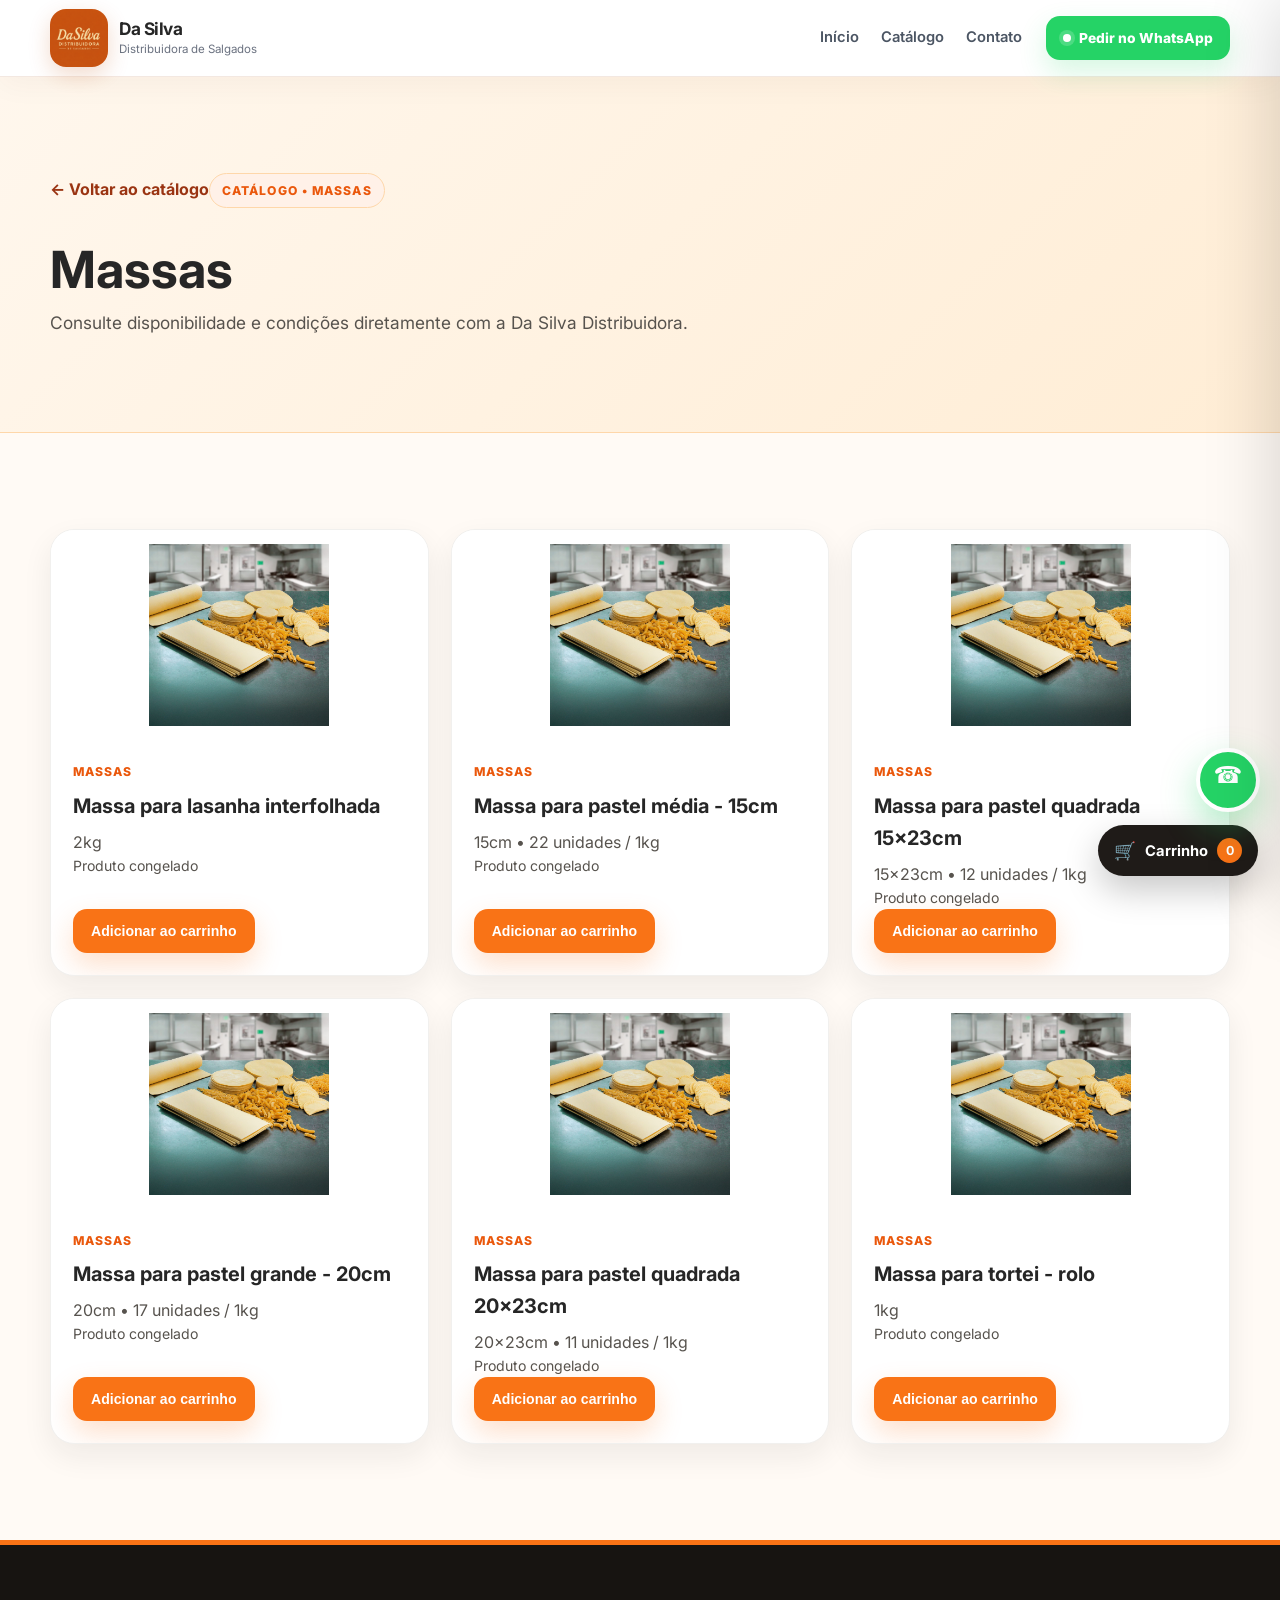
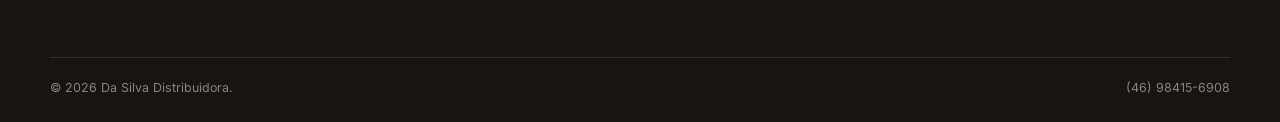
<file: massas.html>
<!DOCTYPE html>

<html lang="pt-BR"><head><meta charset="utf-8"/><meta content="width=device-width,initial-scale=1" name="viewport"/><meta content="#f97316" name="theme-color"/><title>Massas | Da Silva Distribuidora</title><link href="https://fonts.googleapis.com" rel="preconnect"/><link crossorigin="" href="https://fonts.gstatic.com" rel="preconnect"/><link href="https://fonts.googleapis.com/css2?family=Inter:wght@400;500;600;700;800&amp;display=swap" rel="stylesheet"/><link href="styles.css" rel="stylesheet"/></head><body><header class="site-header"><div class="container nav-wrap"><a class="brand" href="index.html"><img alt="Logo Da Silva Distribuidora" class="brand-logo" src="logo-da-silva.png"/><span class="brand-text"><strong>Da Silva</strong><small>Distribuidora de Salgados</small></span></a><nav class="main-nav catalog-nav"><a href="index.html">Início</a><a href="catalogo.html">Catálogo</a><a href="index.html#contato">Contato</a></nav><a class="btn btn-whatsapp nav-whatsapp" data-whatsapp="" href="#">Pedir no WhatsApp</a></div></header><main><section class="catalog-hero compact section-pad"><div class="container"><a class="back-link" href="catalogo.html">← Voltar ao catálogo</a><span class="eyebrow">Catálogo • Massas</span><h1>Massas</h1><p>Consulte disponibilidade e condições diretamente com a Da Silva Distribuidora.</p></div></section><section class="section-pad"><div class="container catalog-products"><article class="catalog-product reveal"><div class="catalog-photo has-image"><img alt="Massa para lasanha interfolhada" loading="lazy" src="massas.png"/></div><div class="catalog-product-body"><span class="catalog-tag">Massas</span><h2>Massa para lasanha interfolhada</h2><p>2kg</p><p class="catalog-type">Produto congelado</p><button class="btn btn-primary btn-small add-cart-btn" data-cart-add="" data-details="2kg" data-product="Massa para lasanha interfolhada" type="button">Adicionar ao carrinho</button></div></article><article class="catalog-product reveal"><div class="catalog-photo has-image"><img alt="Massa para pastel média - 15cm" loading="lazy" src="massas.png"/></div><div class="catalog-product-body"><span class="catalog-tag">Massas</span><h2>Massa para pastel média - 15cm</h2><p>15cm • 22 unidades / 1kg</p><p class="catalog-type">Produto congelado</p><button class="btn btn-primary btn-small add-cart-btn" data-cart-add="" data-details="15cm • 22 unidades / 1kg" data-product="Massa para pastel média - 15cm" type="button">Adicionar ao carrinho</button></div></article><article class="catalog-product reveal"><div class="catalog-photo has-image"><img alt="Massa para pastel quadrada 15×23cm" loading="lazy" src="massas.png"/></div><div class="catalog-product-body"><span class="catalog-tag">Massas</span><h2>Massa para pastel quadrada 15×23cm</h2><p>15×23cm • 12 unidades / 1kg</p><p class="catalog-type">Produto congelado</p><button class="btn btn-primary btn-small add-cart-btn" data-cart-add="" data-details="15×23cm • 12 unidades / 1kg" data-product="Massa para pastel quadrada 15×23cm" type="button">Adicionar ao carrinho</button></div></article><article class="catalog-product reveal"><div class="catalog-photo has-image"><img alt="Massa para pastel grande - 20cm" loading="lazy" src="massas.png"/></div><div class="catalog-product-body"><span class="catalog-tag">Massas</span><h2>Massa para pastel grande - 20cm</h2><p>20cm • 17 unidades / 1kg</p><p class="catalog-type">Produto congelado</p><button class="btn btn-primary btn-small add-cart-btn" data-cart-add="" data-details="20cm • 17 unidades / 1kg" data-product="Massa para pastel grande - 20cm" type="button">Adicionar ao carrinho</button></div></article><article class="catalog-product reveal"><div class="catalog-photo has-image"><img alt="Massa para pastel quadrada 20×23cm" loading="lazy" src="massas.png"/></div><div class="catalog-product-body"><span class="catalog-tag">Massas</span><h2>Massa para pastel quadrada 20×23cm</h2><p>20×23cm • 11 unidades / 1kg</p><p class="catalog-type">Produto congelado</p><button class="btn btn-primary btn-small add-cart-btn" data-cart-add="" data-details="20×23cm • 11 unidades / 1kg" data-product="Massa para pastel quadrada 20×23cm" type="button">Adicionar ao carrinho</button></div></article><article class="catalog-product reveal"><div class="catalog-photo has-image"><img alt="Massa para tortei - rolo" loading="lazy" src="massas.png"/></div><div class="catalog-product-body"><span class="catalog-tag">Massas</span><h2>Massa para tortei - rolo</h2><p>1kg</p><p class="catalog-type">Produto congelado</p><button class="btn btn-primary btn-small add-cart-btn" data-cart-add="" data-details="1kg" data-product="Massa para tortei - rolo" type="button">Adicionar ao carrinho</button></div></article></div></section></main><footer class="site-footer"><div class="container footer-bottom"><span>© <span id="year"></span> Da Silva Distribuidora.</span><span>(46) 98415-6908</span></div></footer><a aria-label="WhatsApp" class="floating-whatsapp" data-whatsapp="" href="#">WA</a><button aria-label="Abrir carrinho" class="cart-fab" id="cartFab" type="button"><span class="cart-icon">🛒</span><span>Carrinho</span><b id="cartCount">0</b></button><div class="cart-backdrop" id="cartBackdrop"></div><aside aria-hidden="true" class="cart-drawer" id="cartDrawer"><div class="cart-head"><div><small>Seu pedido</small><h2>Carrinho</h2></div><button aria-label="Fechar" class="cart-close" id="cartClose" type="button">×</button></div><div class="cart-items" id="cartItems"></div><div class="cart-empty" id="cartEmpty"><span>🛒</span><strong>Seu carrinho está vazio</strong><p>Adicione produtos do catálogo para montar seu pedido.</p><a class="btn btn-primary" href="catalogo.html">Ver catálogo</a></div><div class="cart-footer" id="cartFooter"><div class="cart-summary"><span>Total de unidades</span><strong id="cartTotal">0</strong></div><button class="btn btn-whatsapp cart-checkout" id="cartCheckout" type="button">Enviar pedido no WhatsApp</button><button class="cart-clear" id="cartClear" type="button">Limpar carrinho</button><small>Valores e disponibilidade serão confirmados pelo atendimento.</small></div></aside><script src="script.js"></script></body></html>
</file>
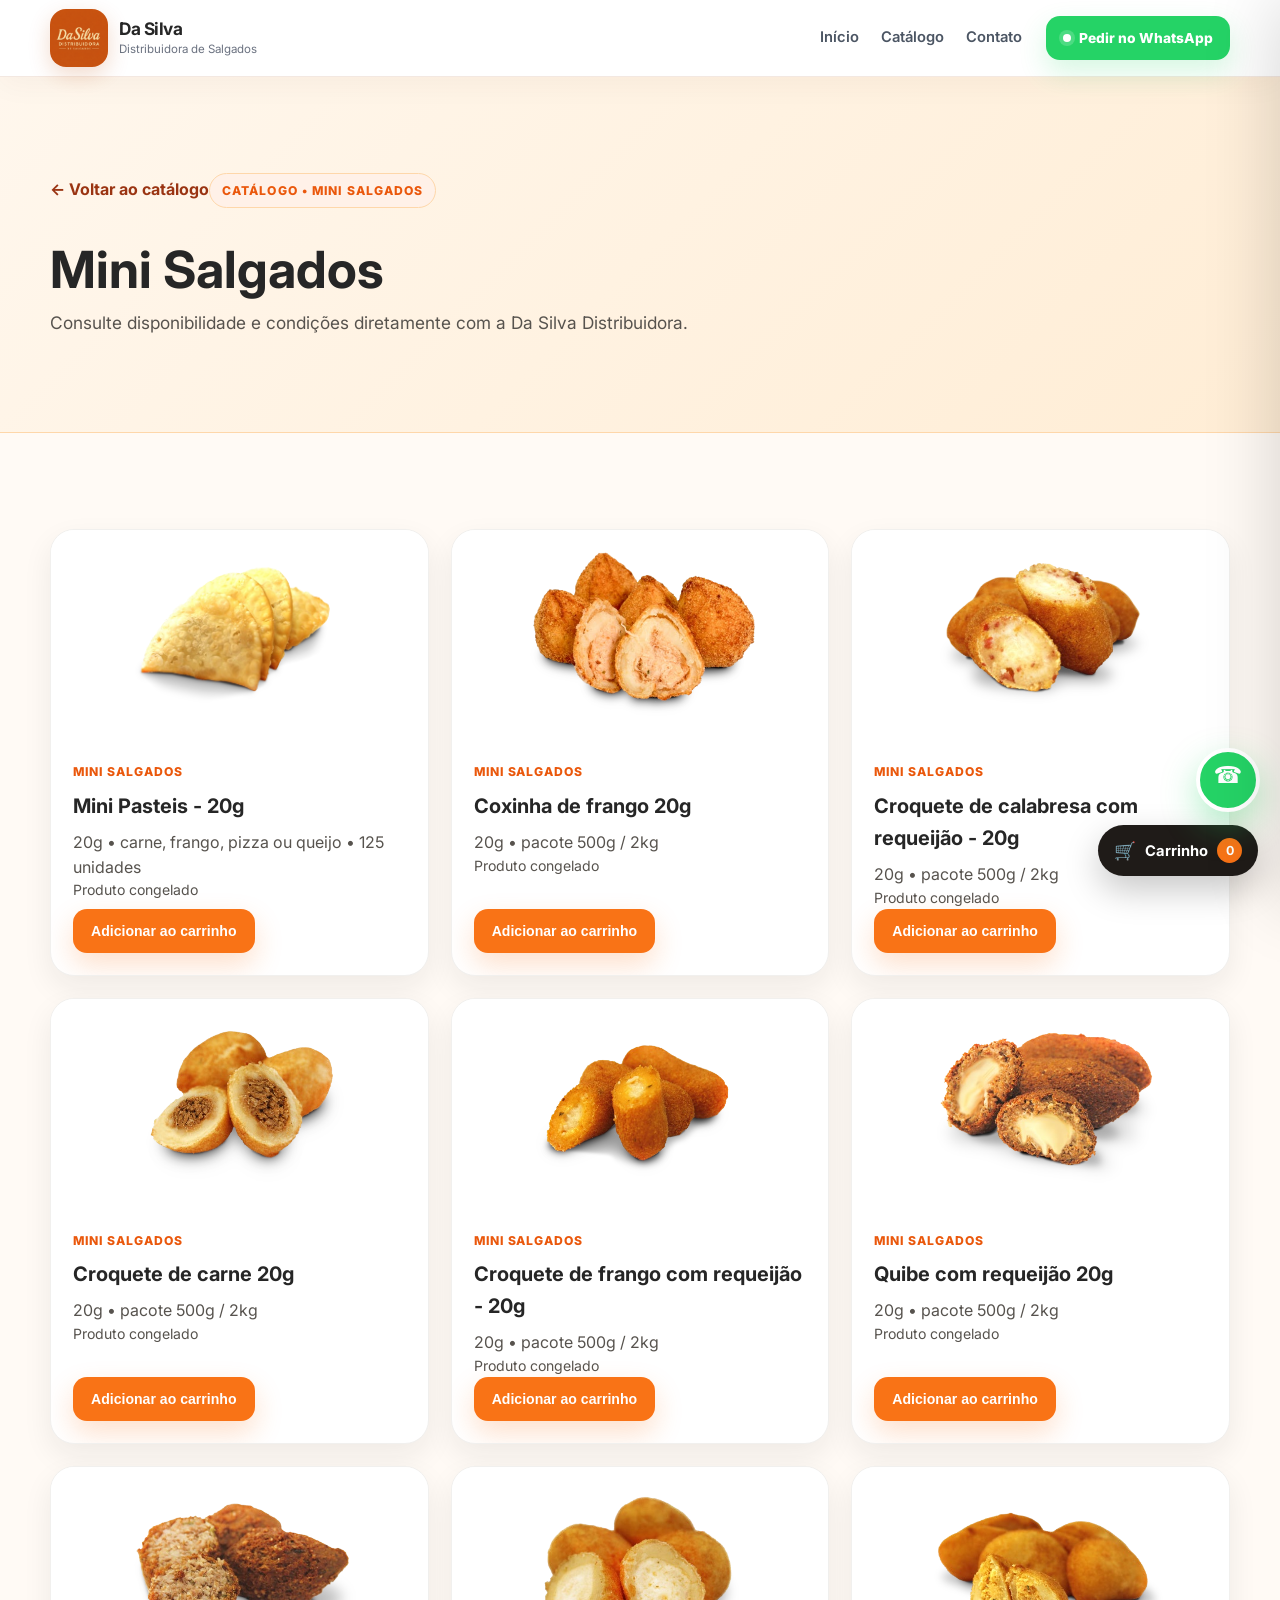
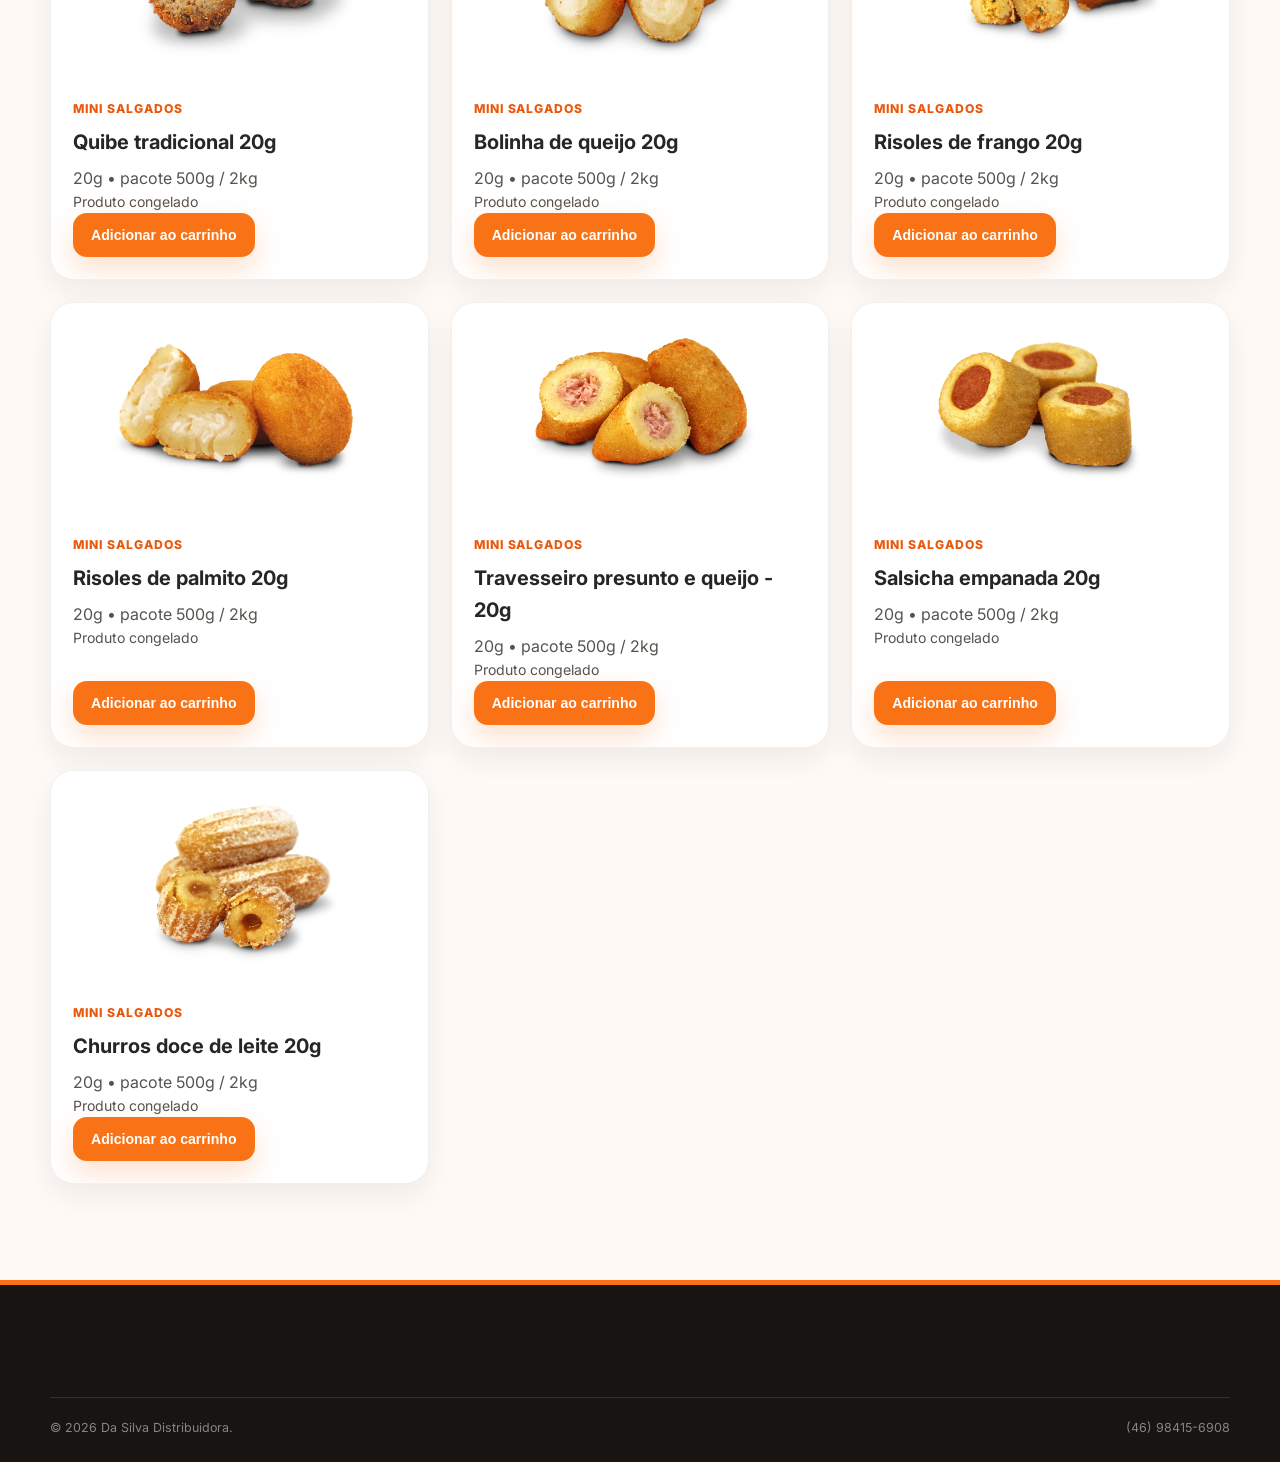
<file: mini-salgados.html>
<!DOCTYPE html>

<html lang="pt-BR"><head><meta charset="utf-8"/><meta content="width=device-width,initial-scale=1" name="viewport"/><meta content="#f97316" name="theme-color"/><title>Mini Salgados | Da Silva Distribuidora</title><link href="https://fonts.googleapis.com" rel="preconnect"/><link crossorigin="" href="https://fonts.gstatic.com" rel="preconnect"/><link href="https://fonts.googleapis.com/css2?family=Inter:wght@400;500;600;700;800&amp;display=swap" rel="stylesheet"/><link href="styles.css" rel="stylesheet"/></head><body><header class="site-header"><div class="container nav-wrap"><a class="brand" href="index.html"><img alt="Logo Da Silva Distribuidora" class="brand-logo" src="logo-da-silva.png"/><span class="brand-text"><strong>Da Silva</strong><small>Distribuidora de Salgados</small></span></a><nav class="main-nav catalog-nav"><a href="index.html">Início</a><a href="catalogo.html">Catálogo</a><a href="index.html#contato">Contato</a></nav><a class="btn btn-whatsapp nav-whatsapp" data-whatsapp="" href="#">Pedir no WhatsApp</a></div></header><main><section class="catalog-hero compact section-pad"><div class="container"><a class="back-link" href="catalogo.html">← Voltar ao catálogo</a><span class="eyebrow">Catálogo • Mini Salgados</span><h1>Mini Salgados</h1><p>Consulte disponibilidade e condições diretamente com a Da Silva Distribuidora.</p></div></section><section class="section-pad"><div class="container catalog-products"><article class="catalog-product reveal"><div class="catalog-photo has-image"><img alt="Mini Pasteis - 20g" loading="lazy" src="croquete-calabresa-requeijao.png"/></div><div class="catalog-product-body"><span class="catalog-tag">Mini Salgados</span><h2>Mini Pasteis - 20g</h2><p>20g • carne, frango, pizza ou queijo • 125 unidades</p><p class="catalog-type">Produto congelado</p><button class="btn btn-primary btn-small add-cart-btn" data-cart-add="" data-details="20g • carne, frango, pizza ou queijo • 125 unidades" data-product="Mini Pasteis - 20g" type="button">Adicionar ao carrinho</button></div></article><article class="catalog-product reveal"><div class="catalog-photo has-image"><img alt="Coxinha de frango 20g" loading="lazy" src="coxinha-mini-frango.png"/></div><div class="catalog-product-body"><span class="catalog-tag">Mini Salgados</span><h2>Coxinha de frango 20g</h2><p>20g • pacote 500g / 2kg</p><p class="catalog-type">Produto congelado</p><button class="btn btn-primary btn-small add-cart-btn" data-cart-add="" data-details="20g • pacote 500g / 2kg" data-product="Coxinha de frango 20g" type="button">Adicionar ao carrinho</button></div></article><article class="catalog-product reveal"><div class="catalog-photo has-image"><img alt="Croquete de calabresa com requeijão - 20g" loading="lazy" src="mini-pasteis.png"/></div><div class="catalog-product-body"><span class="catalog-tag">Mini Salgados</span><h2>Croquete de calabresa com requeijão - 20g</h2><p>20g • pacote 500g / 2kg</p><p class="catalog-type">Produto congelado</p><button class="btn btn-primary btn-small add-cart-btn" data-cart-add="" data-details="20g • pacote 500g / 2kg" data-product="Croquete de calabresa com requeijão - 20g" type="button">Adicionar ao carrinho</button></div></article><article class="catalog-product reveal"><div class="catalog-photo has-image"><img alt="Croquete de carne 20g" loading="lazy" src="quibe-requeijao-mini.png"/></div><div class="catalog-product-body"><span class="catalog-tag">Mini Salgados</span><h2>Croquete de carne 20g</h2><p>20g • pacote 500g / 2kg</p><p class="catalog-type">Produto congelado</p><button class="btn btn-primary btn-small add-cart-btn" data-cart-add="" data-details="20g • pacote 500g / 2kg" data-product="Croquete de carne 20g" type="button">Adicionar ao carrinho</button></div></article><article class="catalog-product reveal"><div class="catalog-photo has-image"><img alt="Croquete de frango com requeijão - 20g" loading="lazy" src="quibe-tradicional-mini.png"/></div><div class="catalog-product-body"><span class="catalog-tag">Mini Salgados</span><h2>Croquete de frango com requeijão - 20g</h2><p>20g • pacote 500g / 2kg</p><p class="catalog-type">Produto congelado</p><button class="btn btn-primary btn-small add-cart-btn" data-cart-add="" data-details="20g • pacote 500g / 2kg" data-product="Croquete de frango com requeijão - 20g" type="button">Adicionar ao carrinho</button></div></article><article class="catalog-product reveal"><div class="catalog-photo has-image"><img alt="Quibe com requeijão 20g" loading="lazy" src="croquete-frango-requeijao-mini.png"/></div><div class="catalog-product-body"><span class="catalog-tag">Mini Salgados</span><h2>Quibe com requeijão 20g</h2><p>20g • pacote 500g / 2kg</p><p class="catalog-type">Produto congelado</p><button class="btn btn-primary btn-small add-cart-btn" data-cart-add="" data-details="20g • pacote 500g / 2kg" data-product="Quibe com requeijão 20g" type="button">Adicionar ao carrinho</button></div></article><article class="catalog-product reveal"><div class="catalog-photo has-image"><img alt="Quibe tradicional 20g" loading="lazy" src="croquete-carne-mini.png"/></div><div class="catalog-product-body"><span class="catalog-tag">Mini Salgados</span><h2>Quibe tradicional 20g</h2><p>20g • pacote 500g / 2kg</p><p class="catalog-type">Produto congelado</p><button class="btn btn-primary btn-small add-cart-btn" data-cart-add="" data-details="20g • pacote 500g / 2kg" data-product="Quibe tradicional 20g" type="button">Adicionar ao carrinho</button></div></article><article class="catalog-product reveal"><div class="catalog-photo has-image"><img alt="Bolinha de queijo 20g" loading="lazy" src="bolinha-queijo.png"/></div><div class="catalog-product-body"><span class="catalog-tag">Mini Salgados</span><h2>Bolinha de queijo 20g</h2><p>20g • pacote 500g / 2kg</p><p class="catalog-type">Produto congelado</p><button class="btn btn-primary btn-small add-cart-btn" data-cart-add="" data-details="20g • pacote 500g / 2kg" data-product="Bolinha de queijo 20g" type="button">Adicionar ao carrinho</button></div></article><article class="catalog-product reveal"><div class="catalog-photo has-image"><img alt="Risoles de frango 20g" loading="lazy" src="risoles-palmito.png"/></div><div class="catalog-product-body"><span class="catalog-tag">Mini Salgados</span><h2>Risoles de frango 20g</h2><p>20g • pacote 500g / 2kg</p><p class="catalog-type">Produto congelado</p><button class="btn btn-primary btn-small add-cart-btn" data-cart-add="" data-details="20g • pacote 500g / 2kg" data-product="Risoles de frango 20g" type="button">Adicionar ao carrinho</button></div></article><article class="catalog-product reveal"><div class="catalog-photo has-image"><img alt="Risoles de palmito 20g" loading="lazy" src="risoles-frango-mini.png"/></div><div class="catalog-product-body"><span class="catalog-tag">Mini Salgados</span><h2>Risoles de palmito 20g</h2><p>20g • pacote 500g / 2kg</p><p class="catalog-type">Produto congelado</p><button class="btn btn-primary btn-small add-cart-btn" data-cart-add="" data-details="20g • pacote 500g / 2kg" data-product="Risoles de palmito 20g" type="button">Adicionar ao carrinho</button></div></article><article class="catalog-product reveal"><div class="catalog-photo has-image"><img alt="Travesseiro presunto e queijo - 20g" loading="lazy" src="churros-doce-leite.png"/></div><div class="catalog-product-body"><span class="catalog-tag">Mini Salgados</span><h2>Travesseiro presunto e queijo - 20g</h2><p>20g • pacote 500g / 2kg</p><p class="catalog-type">Produto congelado</p><button class="btn btn-primary btn-small add-cart-btn" data-cart-add="" data-details="20g • pacote 500g / 2kg" data-product="Travesseiro presunto e queijo - 20g" type="button">Adicionar ao carrinho</button></div></article><article class="catalog-product reveal"><div class="catalog-photo has-image"><img alt="Salsicha empanada 20g" loading="lazy" src="salsicha-empanada-mini.png"/></div><div class="catalog-product-body"><span class="catalog-tag">Mini Salgados</span><h2>Salsicha empanada 20g</h2><p>20g • pacote 500g / 2kg</p><p class="catalog-type">Produto congelado</p><button class="btn btn-primary btn-small add-cart-btn" data-cart-add="" data-details="20g • pacote 500g / 2kg" data-product="Salsicha empanada 20g" type="button">Adicionar ao carrinho</button></div></article><article class="catalog-product reveal"><div class="catalog-photo has-image"><img alt="Churros doce de leite 20g" loading="lazy" src="travesseiro-presunto-queijo-mini.png"/></div><div class="catalog-product-body"><span class="catalog-tag">Mini Salgados</span><h2>Churros doce de leite 20g</h2><p>20g • pacote 500g / 2kg</p><p class="catalog-type">Produto congelado</p><button class="btn btn-primary btn-small add-cart-btn" data-cart-add="" data-details="20g • pacote 500g / 2kg" data-product="Churros doce de leite 20g" type="button">Adicionar ao carrinho</button></div></article></div></section></main><footer class="site-footer"><div class="container footer-bottom"><span>© <span id="year"></span> Da Silva Distribuidora.</span><span>(46) 98415-6908</span></div></footer><a aria-label="WhatsApp" class="floating-whatsapp" data-whatsapp="" href="#">WA</a><button aria-label="Abrir carrinho" class="cart-fab" id="cartFab" type="button"><span class="cart-icon">🛒</span><span>Carrinho</span><b id="cartCount">0</b></button><div class="cart-backdrop" id="cartBackdrop"></div><aside aria-hidden="true" class="cart-drawer" id="cartDrawer"><div class="cart-head"><div><small>Seu pedido</small><h2>Carrinho</h2></div><button aria-label="Fechar" class="cart-close" id="cartClose" type="button">×</button></div><div class="cart-items" id="cartItems"></div><div class="cart-empty" id="cartEmpty"><span>🛒</span><strong>Seu carrinho está vazio</strong><p>Adicione produtos do catálogo para montar seu pedido.</p><a class="btn btn-primary" href="catalogo.html">Ver catálogo</a></div><div class="cart-footer" id="cartFooter"><div class="cart-summary"><span>Total de unidades</span><strong id="cartTotal">0</strong></div><button class="btn btn-whatsapp cart-checkout" id="cartCheckout" type="button">Enviar pedido no WhatsApp</button><button class="cart-clear" id="cartClear" type="button">Limpar carrinho</button><small>Valores e disponibilidade serão confirmados pelo atendimento.</small></div></aside><script src="script.js"></script></body></html>
</file>
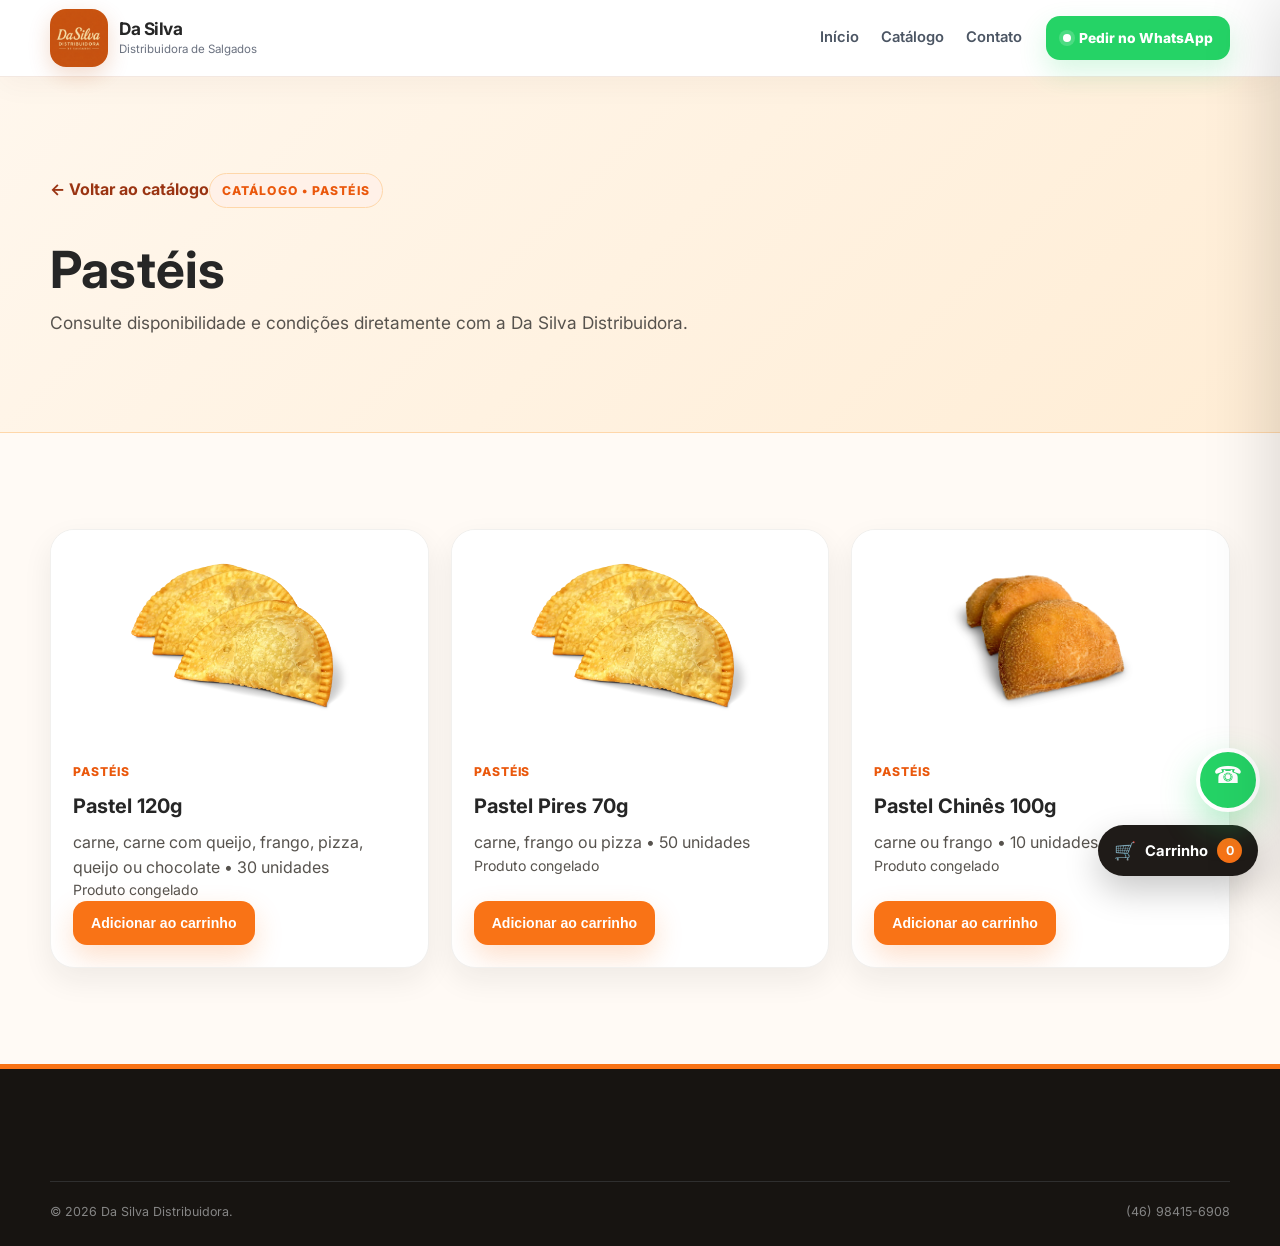
<file: pasteis.html>
<!DOCTYPE html>

<html lang="pt-BR"><head><meta charset="utf-8"/><meta content="width=device-width,initial-scale=1" name="viewport"/><meta content="#f97316" name="theme-color"/><title>Pastéis | Da Silva Distribuidora</title><link href="https://fonts.googleapis.com" rel="preconnect"/><link crossorigin="" href="https://fonts.gstatic.com" rel="preconnect"/><link href="https://fonts.googleapis.com/css2?family=Inter:wght@400;500;600;700;800&amp;display=swap" rel="stylesheet"/><link href="styles.css" rel="stylesheet"/></head><body><header class="site-header"><div class="container nav-wrap"><a class="brand" href="index.html"><img alt="Logo Da Silva Distribuidora" class="brand-logo" src="logo-da-silva.png"/><span class="brand-text"><strong>Da Silva</strong><small>Distribuidora de Salgados</small></span></a><nav class="main-nav catalog-nav"><a href="index.html">Início</a><a href="catalogo.html">Catálogo</a><a href="index.html#contato">Contato</a></nav><a class="btn btn-whatsapp nav-whatsapp" data-whatsapp="" href="#">Pedir no WhatsApp</a></div></header><main><section class="catalog-hero compact section-pad"><div class="container"><a class="back-link" href="catalogo.html">← Voltar ao catálogo</a><span class="eyebrow">Catálogo • Pastéis</span><h1>Pastéis</h1><p>Consulte disponibilidade e condições diretamente com a Da Silva Distribuidora.</p></div></section><section class="section-pad"><div class="container catalog-products"><article class="catalog-product reveal"><div class="catalog-photo has-image"><img alt="Pastel 120g" loading="lazy" src="pasteis.png"/></div><div class="catalog-product-body"><span class="catalog-tag">Pastéis</span><h2>Pastel 120g</h2><p>carne, carne com queijo, frango, pizza, queijo ou chocolate • 30 unidades</p><p class="catalog-type">Produto congelado</p><button class="btn btn-primary btn-small add-cart-btn" data-cart-add="" data-details="carne, carne com queijo, frango, pizza, queijo ou chocolate • 30 unidades" data-product="Pastel 120g" type="button">Adicionar ao carrinho</button></div></article><article class="catalog-product reveal"><div class="catalog-photo has-image"><img alt="Pastel Pires 70g" loading="lazy" src="pasteis.png"/></div><div class="catalog-product-body"><span class="catalog-tag">Pastéis</span><h2>Pastel Pires 70g</h2><p>carne, frango ou pizza • 50 unidades</p><p class="catalog-type">Produto congelado</p><button class="btn btn-primary btn-small add-cart-btn" data-cart-add="" data-details="carne, frango ou pizza • 50 unidades" data-product="Pastel Pires 70g" type="button">Adicionar ao carrinho</button></div></article><article class="catalog-product reveal"><div class="catalog-photo has-image"><img alt="Pastel Chinês 100g" loading="lazy" src="pastel-chines.png"/></div><div class="catalog-product-body"><span class="catalog-tag">Pastéis</span><h2>Pastel Chinês 100g</h2><p>carne ou frango • 10 unidades</p><p class="catalog-type">Produto congelado</p><button class="btn btn-primary btn-small add-cart-btn" data-cart-add="" data-details="carne ou frango • 10 unidades" data-product="Pastel Chinês 100g" type="button">Adicionar ao carrinho</button></div></article></div></section></main><footer class="site-footer"><div class="container footer-bottom"><span>© <span id="year"></span> Da Silva Distribuidora.</span><span>(46) 98415-6908</span></div></footer><a aria-label="WhatsApp" class="floating-whatsapp" data-whatsapp="" href="#">WA</a><button aria-label="Abrir carrinho" class="cart-fab" id="cartFab" type="button"><span class="cart-icon">🛒</span><span>Carrinho</span><b id="cartCount">0</b></button><div class="cart-backdrop" id="cartBackdrop"></div><aside aria-hidden="true" class="cart-drawer" id="cartDrawer"><div class="cart-head"><div><small>Seu pedido</small><h2>Carrinho</h2></div><button aria-label="Fechar" class="cart-close" id="cartClose" type="button">×</button></div><div class="cart-items" id="cartItems"></div><div class="cart-empty" id="cartEmpty"><span>🛒</span><strong>Seu carrinho está vazio</strong><p>Adicione produtos do catálogo para montar seu pedido.</p><a class="btn btn-primary" href="catalogo.html">Ver catálogo</a></div><div class="cart-footer" id="cartFooter"><div class="cart-summary"><span>Total de unidades</span><strong id="cartTotal">0</strong></div><button class="btn btn-whatsapp cart-checkout" id="cartCheckout" type="button">Enviar pedido no WhatsApp</button><button class="cart-clear" id="cartClear" type="button">Limpar carrinho</button><small>Valores e disponibilidade serão confirmados pelo atendimento.</small></div></aside><script src="script.js"></script></body></html>
</file>
<file: styles.css>
:root {
  --orange: #f97316;
  --orange-dark: #ea580c;
  --orange-soft: #fff1e8;
  --orange-lighter: #fff8f3;
  --text: #262626;
  --muted: #6b7280;
  --white: #ffffff;
  --border: #f1e3da;
  --whatsapp: #25d366;
  --shadow: 0 18px 50px rgba(61, 31, 12, 0.08);
  --radius: 22px;
}

* { box-sizing: border-box; margin: 0; padding: 0; }
html { scroll-behavior: smooth; }
body {
  font-family: "Inter", system-ui, -apple-system, BlinkMacSystemFont, "Segoe UI", sans-serif;
  color: var(--text);
  background: var(--white);
  line-height: 1.6;
  overflow-x: hidden;
}
img { max-width: 100%; display: block; }
a { color: inherit; text-decoration: none; }
button, a { -webkit-tap-highlight-color: transparent; }

.container { width: min(1180px, calc(100% - 40px)); margin: 0 auto; }
.section-pad { padding: 96px 0; }

.site-header {
  position: sticky;
  top: 0;
  z-index: 1000;
  background: rgba(255, 255, 255, 0.93);
  border-bottom: 1px solid rgba(241, 227, 218, 0.8);
  backdrop-filter: blur(14px);
}
.nav-wrap { min-height: 76px; display: flex; align-items: center; gap: 24px; }
.brand { display: inline-flex; align-items: center; gap: 11px; flex-shrink: 0; }
.brand-mark {
  width: 44px; height: 44px; display: grid; place-items: center;
  border-radius: 14px; background: var(--orange); color: #fff;
  font-weight: 800; letter-spacing: -0.5px;
  box-shadow: 0 8px 22px rgba(249, 115, 22, 0.22);
}
.brand-text { display: flex; flex-direction: column; line-height: 1.15; }
.brand-text strong { font-size: 1rem; }
.brand-text small { font-size: .72rem; color: var(--muted); margin-top: 4px; }
.main-nav { display: flex; align-items: center; gap: 22px; margin-left: auto; }
.main-nav a { font-size: .92rem; color: #4b5563; font-weight: 600; transition: .2s ease; }
.main-nav a:hover { color: var(--orange); }
.menu-toggle { display: none; border: 0; background: transparent; margin-left: auto; width: 42px; height: 42px; }
.menu-toggle span { display: block; width: 24px; height: 2px; background: var(--text); margin: 5px auto; border-radius: 999px; }

.btn {
  display: inline-flex; align-items: center; justify-content: center; gap: 8px;
  min-height: 50px; padding: 0 22px; border-radius: 14px;
  font-weight: 800; font-size: .94rem; border: 1px solid transparent;
  transition: transform .2s ease, box-shadow .2s ease, background .2s ease;
}
.btn:hover { transform: translateY(-2px); }
.btn-primary { background: var(--orange); color: #fff; box-shadow: 0 12px 28px rgba(249, 115, 22, .22); }
.btn-primary:hover { background: var(--orange-dark); }
.btn-secondary { background: #fff; border-color: var(--border); color: var(--text); }
.btn-secondary:hover { border-color: #fdba74; }
.btn-whatsapp { background: var(--whatsapp); color: #fff; box-shadow: 0 12px 28px rgba(37, 211, 102, .19); }
.btn-small { min-height: 44px; padding: 0 18px; font-size: .88rem; }
.btn-large { min-height: 58px; padding: 0 28px; }
.nav-whatsapp { min-height: 44px; padding: 0 16px; font-size: .86rem; }

.hero { background: linear-gradient(135deg, #fff 0%, #fff8f3 55%, #ffeddc 100%); padding-top: 82px; }
.hero-grid { display: grid; grid-template-columns: 1.02fr .98fr; gap: 58px; align-items: center; }
.eyebrow {
  display: inline-flex; align-items: center; gap: 8px; margin-bottom: 16px;
  color: var(--orange-dark); background: var(--orange-soft); border: 1px solid #fed7aa;
  border-radius: 999px; padding: 7px 12px; font-size: .76rem; text-transform: uppercase;
  letter-spacing: .09em; font-weight: 800;
}
.eyebrow-light { color: #fff; background: rgba(255,255,255,.14); border-color: rgba(255,255,255,.2); }
.hero h1 { font-size: clamp(2.6rem, 6vw, 5.4rem); line-height: .97; letter-spacing: -0.06em; max-width: 760px; }
.hero p { margin-top: 24px; font-size: 1.08rem; color: #565656; max-width: 660px; }
.hero-actions { display: flex; gap: 12px; margin-top: 30px; flex-wrap: wrap; }
.trust-row { display: flex; gap: 20px; flex-wrap: wrap; margin-top: 28px; color: #5b5b5b; font-size: .9rem; font-weight: 600; }
.hero-image-placeholder {
  min-height: 540px; border-radius: 32px; padding: 24px; display: grid; place-items: center;
  background:
    radial-gradient(circle at 20% 20%, rgba(249,115,22,.25), transparent 35%),
    linear-gradient(145deg, #fff4ea 0%, #ffd6b8 100%);
  border: 2px dashed #f6a96f; box-shadow: var(--shadow); position: relative; overflow: hidden;
}
.hero-image-placeholder::after {
  content: ""; position: absolute; width: 220px; height: 220px; border-radius: 50%;
  background: rgba(255,255,255,.25); right: -70px; bottom: -70px;
}
.placeholder-content { text-align: center; max-width: 330px; color: #9a4c15; }
.placeholder-icon { font-size: 2.2rem; display: block; margin-bottom: 12px; }
.placeholder-content strong { display: block; font-size: 1.15rem; margin-bottom: 6px; }
.placeholder-content small { display: block; color: #a15a28; }

.section-heading { max-width: 760px; margin-bottom: 46px; }
.section-heading h2 { font-size: clamp(2rem, 4vw, 3.6rem); line-height: 1.06; letter-spacing: -0.045em; }
.section-heading > p { color: var(--muted); margin-top: 17px; font-size: 1rem; }
.heading-row { max-width: none; display: flex; justify-content: space-between; gap: 34px; align-items: end; }
.heading-row > div { max-width: 700px; }
.heading-row > p { max-width: 370px; }

.about { background: #fff; }
.features-grid { display: grid; grid-template-columns: repeat(4, 1fr); gap: 18px; }
.feature-card {
  background: #fff; border: 1px solid var(--border); border-radius: var(--radius); padding: 28px;
  box-shadow: 0 12px 34px rgba(61,31,12,.04); transition: .25s ease;
}
.feature-card:hover { transform: translateY(-5px); box-shadow: var(--shadow); border-color: #fed7aa; }
.feature-icon { width: 46px; height: 46px; border-radius: 14px; display: grid; place-items: center; background: var(--orange-soft); color: var(--orange-dark); font-weight: 900; margin-bottom: 20px; }
.feature-card h3 { font-size: 1.02rem; margin-bottom: 9px; }
.feature-card p { color: var(--muted); font-size: .92rem; }

.products { background: var(--orange-lighter); }
.product-grid { display: grid; grid-template-columns: repeat(3, 1fr); gap: 22px; }
.product-card {
  background: #fff; border: 1px solid var(--border); border-radius: var(--radius); overflow: hidden;
  box-shadow: 0 12px 40px rgba(85, 41, 9, .05); transition: transform .25s ease, box-shadow .25s ease;
}
.product-card:hover { transform: translateY(-7px); box-shadow: var(--shadow); }
.product-photo, .popular-image { aspect-ratio: 4/3; }
.placeholder-photo {
  display: grid; place-items: center; text-align: center; padding: 20px;
  color: #9a4c15; font-weight: 800; background:
  linear-gradient(135deg, #ffe8d6 0%, #fff7f0 45%, #ffd8ba 100%);
  border-bottom: 1px dashed #f2b483;
}
.placeholder-photo small { font-weight: 600; opacity: .75; }
.product-body { padding: 24px; }
.product-body h3 { font-size: 1.12rem; margin-bottom: 9px; }
.product-body p { color: var(--muted); font-size: .92rem; min-height: 66px; }
.product-link { display: inline-flex; margin-top: 18px; color: var(--orange-dark); font-weight: 800; font-size: .92rem; }

.popular-grid { display: grid; grid-template-columns: repeat(3, 1fr); gap: 22px; }
.popular-card { border-radius: var(--radius); overflow: hidden; background: #fff; border: 1px solid var(--border); box-shadow: 0 14px 40px rgba(85,41,9,.06); }
.popular-info { padding: 24px; }
.tag { display: inline-flex; background: #fff1e8; color: var(--orange-dark); border-radius: 999px; padding: 5px 9px; font-size: .7rem; font-weight: 800; margin-bottom: 14px; text-transform: uppercase; letter-spacing: .07em; }
.popular-info h3 { margin-bottom: 7px; }
.popular-info p { color: var(--muted); font-size: .91rem; margin-bottom: 18px; min-height: 58px; }

.moments { padding-top: 20px; }
.moments-box {
  background: linear-gradient(135deg, #f97316, #ea580c); color: #fff; border-radius: 34px;
  padding: 54px; display: grid; grid-template-columns: 1.08fr .92fr; gap: 40px; align-items: center;
  box-shadow: 0 25px 70px rgba(234,88,12,.23);
}
.moments-copy h2 { font-size: clamp(2rem, 4vw, 3.4rem); line-height: 1.05; letter-spacing: -0.04em; }
.moments-copy p { margin-top: 17px; color: rgba(255,255,255,.84); max-width: 650px; }
.moment-tags { display: grid; grid-template-columns: 1fr 1fr; gap: 12px; }
.moment-tags span { padding: 15px 16px; background: rgba(255,255,255,.13); border: 1px solid rgba(255,255,255,.18); border-radius: 14px; font-weight: 700; }

.testimonials { background: #fff; }
.testimonials-grid { display: grid; grid-template-columns: repeat(3, 1fr); gap: 22px; }
.testimonial-card { border: 1px solid var(--border); border-radius: var(--radius); padding: 28px; background: #fff; box-shadow: 0 12px 35px rgba(61,31,12,.04); }
.example-label { display: inline-flex; padding: 5px 9px; border-radius: 999px; background: #f3f4f6; color: #6b7280; font-size: .7rem; font-weight: 800; margin-bottom: 18px; text-transform: uppercase; }
.testimonial-card p { font-size: 1rem; font-weight: 600; }
.testimonial-card footer { margin-top: 18px; color: var(--muted); font-size: .84rem; }

.cta-section { background: var(--orange-lighter); }
.cta-card {
  background: #242424; color: #fff; border-radius: 30px; padding: 52px;
  display: flex; align-items: center; justify-content: space-between; gap: 36px;
}
.cta-card h2 { font-size: clamp(2rem, 4vw, 3.6rem); line-height: 1; letter-spacing: -0.05em; }
.cta-card p { color: #d4d4d4; margin-top: 14px; max-width: 700px; }

.location-grid { display: grid; grid-template-columns: .95fr 1.05fr; gap: 48px; align-items: stretch; }
.location-info h2 { font-size: clamp(2rem, 4vw, 3.2rem); line-height: 1.05; letter-spacing: -0.04em; }
.location-info > p { color: var(--muted); margin-top: 16px; }
.contact-list { margin-top: 30px; border-top: 1px solid var(--border); }
.contact-list div { display: grid; grid-template-columns: 135px 1fr; gap: 16px; padding: 16px 0; border-bottom: 1px solid var(--border); }
.contact-list strong { font-size: .9rem; }
.contact-list span { color: var(--muted); font-size: .9rem; }
.location-actions { display: flex; gap: 12px; margin-top: 24px; flex-wrap: wrap; }
.map-placeholder { min-height: 430px; border-radius: 28px; display: grid; place-items: center; align-content: center; gap: 7px; text-align: center; background: #f6f6f6; border: 2px dashed #d4d4d4; color: #737373; }
.map-placeholder span { font-weight: 800; }
.map-placeholder small { color: #a3a3a3; }

.site-footer { background: #181818; color: #fff; padding: 64px 0 24px; }
.footer-grid { display: grid; grid-template-columns: 1.5fr .7fr .9fr; gap: 50px; }
.footer-brand .brand-text small { color: #a3a3a3; }
.footer-grid p { color: #bdbdbd; margin-top: 18px; max-width: 460px; }
.footer-grid h3 { font-size: .95rem; margin-bottom: 14px; }
.footer-grid > div:not(:first-child) { display: flex; flex-direction: column; gap: 10px; }
.footer-grid a, .footer-grid span { color: #bdbdbd; font-size: .88rem; }
.footer-grid a:hover { color: #fff; }
.footer-bottom { margin-top: 48px; padding-top: 20px; border-top: 1px solid #2f2f2f; display: flex; justify-content: space-between; gap: 18px; color: #858585; font-size: .78rem; }

.floating-whatsapp {
  position: fixed; right: 20px; bottom: 20px; width: 58px; height: 58px; display: grid; place-items: center;
  border-radius: 50%; background: var(--whatsapp); color: #fff; font-weight: 900; box-shadow: 0 14px 35px rgba(37,211,102,.35); z-index: 1100;
  transition: transform .2s ease;
}
.floating-whatsapp:hover { transform: scale(1.06); }

.reveal { opacity: 0; transform: translateY(20px); transition: opacity .65s ease, transform .65s ease; }
.reveal.visible { opacity: 1; transform: translateY(0); }

@media (max-width: 1080px) {
  .main-nav { display: none; position: absolute; left: 20px; right: 20px; top: 70px; background: #fff; border: 1px solid var(--border); border-radius: 18px; box-shadow: var(--shadow); padding: 14px; flex-direction: column; align-items: stretch; gap: 4px; }
  .main-nav.open { display: flex; }
  .main-nav a { padding: 11px 12px; border-radius: 10px; }
  .main-nav a:hover { background: var(--orange-soft); }
  .menu-toggle { display: block; }
  .nav-whatsapp { display: none; }
  .hero-grid { grid-template-columns: 1fr; }
  .hero-image-placeholder { min-height: 440px; }
  .features-grid { grid-template-columns: repeat(2, 1fr); }
  .product-grid, .popular-grid { grid-template-columns: repeat(2, 1fr); }
  .moments-box, .location-grid { grid-template-columns: 1fr; }
  .testimonials-grid { grid-template-columns: 1fr 1fr; }
}

@media (max-width: 760px) {
  .container { width: min(100% - 28px, 1180px); }
  .section-pad { padding: 72px 0; }
  .hero { padding-top: 58px; }
  .hero h1 { font-size: clamp(2.45rem, 13vw, 4.3rem); }
  .hero-image-placeholder { min-height: 350px; border-radius: 24px; }
  .trust-row { flex-direction: column; gap: 7px; }
  .heading-row { display: block; }
  .heading-row > p { margin-top: 16px; }
  .features-grid, .product-grid, .popular-grid, .testimonials-grid { grid-template-columns: 1fr; }
  .moments-box { padding: 34px 24px; border-radius: 24px; }
  .moment-tags { grid-template-columns: 1fr; }
  .cta-card { padding: 36px 24px; flex-direction: column; align-items: flex-start; border-radius: 24px; }
  .cta-card .btn { width: 100%; }
  .contact-list div { grid-template-columns: 1fr; gap: 4px; }
  .footer-grid { grid-template-columns: 1fr; gap: 32px; }
  .footer-bottom { flex-direction: column; }
  .location-actions .btn { width: 100%; }
}

@media (prefers-reduced-motion: reduce) {
  html { scroll-behavior: auto; }
  *, *::before, *::after { transition: none !important; animation: none !important; }
  .reveal { opacity: 1; transform: none; }
}

/* ===== IDENTIDADE VISUAL 2.0 — DA SILVA ===== */
:root { --orange-deep:#c94b05; --cream:#fffaf5; --ink:#1f1b18; }
body { background: var(--cream); }
.site-header { box-shadow: 0 8px 30px rgba(72,37,14,.04); }
.brand-mark { position:relative; border-radius: 50% 50% 50% 18%; transform:rotate(-5deg); background:linear-gradient(145deg,#ff8a22,#e95508); }
.brand-mark::after { content:""; position:absolute; inset:5px; border:1px solid rgba(255,255,255,.45); border-radius:inherit; }
.brand-mark { font-size:.82rem; }
.brand-text strong { font-size:1.08rem; letter-spacing:-.025em; }
.main-nav a { position:relative; }
.main-nav a::after { content:""; position:absolute; left:0; right:100%; bottom:-7px; height:2px; border-radius:9px; background:var(--orange); transition:.25s ease; }
.main-nav a:hover::after { right:0; }

.hero { position:relative; isolation:isolate; overflow:hidden; min-height:720px; display:flex; align-items:center; background:linear-gradient(115deg,#fff 0%,#fffaf5 47%,#fff0e3 100%); }
.hero::before { content:""; position:absolute; width:540px; height:540px; border:90px solid rgba(249,115,22,.06); border-radius:50%; right:-180px; top:-160px; z-index:-1; }
.hero::after { content:"DA SILVA"; position:absolute; left:-25px; bottom:-55px; font-weight:900; font-size:clamp(7rem,16vw,14rem); letter-spacing:-.08em; color:rgba(249,115,22,.035); z-index:-1; white-space:nowrap; }
.hero-copy { position:relative; z-index:2; }
.hero h1 em { color:var(--orange); font-style:normal; position:relative; }
.hero h1 em::after { content:""; position:absolute; height:9px; left:2%; right:2%; bottom:-3px; border-radius:100%; background:rgba(249,115,22,.16); transform:rotate(-2deg); }
.hero-kicker { display:flex; align-items:center; gap:10px; color:#8c4b20; font-size:.82rem; font-weight:800; margin-bottom:16px; }
.hero-kicker::before { content:""; width:28px; height:2px; background:var(--orange); }
.hero-image-placeholder { border:none; min-height:560px; border-radius:42px 42px 42px 120px; background:linear-gradient(145deg,#ff8b2c,#e95a0a); box-shadow:0 32px 80px rgba(181,75,8,.25); overflow:visible; transform:rotate(1.5deg); }
.hero-image-placeholder::before { content:"FOTO\A PRINCIPAL"; white-space:pre; position:absolute; inset:20px; display:grid; place-items:center; border:1.5px dashed rgba(255,255,255,.52); border-radius:30px 30px 30px 102px; color:rgba(255,255,255,.23); font-size:clamp(3.2rem,6vw,5.5rem); line-height:.85; font-weight:900; letter-spacing:-.07em; text-align:center; }
.hero-image-placeholder::after { content:"100% sabor"; width:auto; height:auto; right:-20px; bottom:42px; background:#fff; color:var(--orange-dark); border-radius:18px; padding:15px 20px; font-size:.85rem; font-weight:900; box-shadow:0 15px 35px rgba(72,37,14,.15); transform:rotate(-4deg); }
.hero-image-placeholder .placeholder-content { z-index:2; color:#fff; background:rgba(118,42,0,.15); backdrop-filter:blur(7px); padding:22px; border-radius:20px; max-width:285px; transform:rotate(-1.5deg); }
.hero-image-placeholder .placeholder-content small { color:rgba(255,255,255,.8); }
.trust-row span { background:#fff; padding:9px 12px; border:1px solid var(--border); border-radius:12px; box-shadow:0 6px 20px rgba(61,31,12,.04); }

.about { background:#fff; position:relative; }
.about .section-heading { text-align:center; margin-left:auto; margin-right:auto; }
.features-grid { gap:16px; }
.feature-card { position:relative; overflow:hidden; border:none; background:linear-gradient(180deg,#fff,#fffaf6); padding:30px; box-shadow:0 14px 45px rgba(73,37,13,.07); }
.feature-card::before { content:""; position:absolute; width:70px; height:70px; right:-28px; top:-28px; background:var(--orange-soft); border-radius:50%; }
.feature-card:hover { transform:translateY(-7px); }
.feature-icon { width:52px!important; height:52px!important; border-radius:16px!important; background:linear-gradient(145deg,#ff8a22,#f05d08)!important; color:#fff!important; box-shadow:0 10px 24px rgba(249,115,22,.2); }

.products { position:relative; background:#fff7ef; }
.products::before { content:""; position:absolute; inset:0; opacity:.28; background-image:radial-gradient(#f6b27e 1px,transparent 1px); background-size:22px 22px; pointer-events:none; }
.products .container { position:relative; }
.product-card { border:0; border-radius:26px; box-shadow:0 15px 45px rgba(93,45,12,.08); }
.product-card:nth-child(2), .product-card:nth-child(5) { transform:translateY(18px); }
.product-card:nth-child(2):hover, .product-card:nth-child(5):hover { transform:translateY(10px); }
.product-photo { aspect-ratio:1.35; position:relative; }
.placeholder-photo { background:linear-gradient(135deg,#ffd9bc,#fff4e9 50%,#ffc99f); border:0; overflow:hidden; }
.placeholder-photo::before { content:""; position:absolute; width:180px; height:180px; border:45px solid rgba(255,255,255,.38); border-radius:50%; top:-70px; right:-55px; }
.placeholder-photo span { position:relative; z-index:2; background:rgba(255,255,255,.76); backdrop-filter:blur(6px); padding:12px 15px; border-radius:14px; }
.product-body { position:relative; }
.product-body::before { content:""; position:absolute; top:0; left:24px; width:42px; height:4px; background:var(--orange); border-radius:9px; }
.product-link { padding:9px 12px; margin-left:-12px; border-radius:10px; transition:.2s; }
.product-link:hover { background:var(--orange-soft); }

.popular { background:#1f1b18; color:#fff; position:relative; overflow:hidden; }
.popular::after { content:"TOP"; position:absolute; right:-30px; top:-90px; font-size:20rem; font-weight:900; color:rgba(255,255,255,.025); line-height:1; }
.popular .section-heading p { color:#aaa29c; }
.popular .eyebrow { background:rgba(249,115,22,.12); border-color:rgba(249,115,22,.3); }
.popular-card { position:relative; border:1px solid #3c342e; background:#29231f; box-shadow:none; transition:.25s ease; }
.popular-card:hover { transform:translateY(-7px); border-color:#6b4933; }
.popular-info p { color:#bdb5ae; }
.popular-info h3 { color:#fff; }
.popular-card .placeholder-photo { background:linear-gradient(135deg,#6b3517,#d45b13); color:#fff; }
.popular-card .placeholder-photo span { background:rgba(28,18,12,.3); }
.tag { background:var(--orange); color:#fff; }

.moments { background:#fff; }
.moments-box { position:relative; overflow:hidden; background:linear-gradient(125deg,#f87518,#dd4f05); }
.moments-box::after { content:"DS"; position:absolute; right:-10px; bottom:-85px; font-size:16rem; font-weight:900; color:rgba(255,255,255,.07); line-height:1; }
.moment-tags { position:relative; z-index:2; }
.moment-tags span { transition:.2s ease; backdrop-filter:blur(4px); }
.moment-tags span:hover { background:#fff; color:var(--orange-dark); transform:translateY(-3px); }

.testimonials { background:#fffaf5; }
.testimonial-card { position:relative; border:0; box-shadow:0 14px 45px rgba(73,37,13,.06); }
.testimonial-card::before { content:"“"; position:absolute; right:22px; top:8px; font-size:5rem; line-height:1; color:#ffe1cb; font-family:Georgia,serif; }

.cta-section { background:#fff; }
.cta-card { position:relative; overflow:hidden; background:linear-gradient(120deg,#211c18,#33261e); box-shadow:0 24px 70px rgba(38,25,16,.18); }
.cta-card::before { content:""; position:absolute; width:330px; height:330px; border:65px solid rgba(249,115,22,.13); border-radius:50%; right:170px; top:-170px; }
.cta-card > * { position:relative; z-index:2; }
.btn-whatsapp { position:relative; overflow:hidden; }
.btn-whatsapp::before { content:""; width:8px; height:8px; border-radius:50%; background:#fff; box-shadow:0 0 0 4px rgba(255,255,255,.18); }

.location { background:#fffaf5; }
.location-info { background:#fff; padding:42px; border-radius:28px; box-shadow:0 16px 50px rgba(74,38,14,.06); }
.map-placeholder { position:relative; background:linear-gradient(135deg,#f3e8df,#fff); border:1px solid #ead9cc; overflow:hidden; }
.map-placeholder::before { content:""; position:absolute; inset:0; opacity:.35; background-image:linear-gradient(35deg,transparent 45%,#d7c2b2 46%,#d7c2b2 48%,transparent 49%),linear-gradient(-35deg,transparent 45%,#e0cdbf 46%,#e0cdbf 48%,transparent 49%); background-size:90px 90px; }
.map-placeholder span,.map-placeholder small { position:relative; z-index:2; background:#fff; padding:7px 12px; border-radius:10px; }

.site-footer { background:#171411; border-top:5px solid var(--orange); }
.floating-whatsapp { width:64px; height:64px; font-size:0; border:4px solid #fff; }
.floating-whatsapp::before { content:"☎"; font-size:1.45rem; }
.floating-whatsapp::after { content:"Peça aqui"; position:absolute; right:70px; white-space:nowrap; background:#1e1e1e; color:#fff; font-size:.75rem; padding:7px 10px; border-radius:8px; opacity:0; transform:translateX(8px); transition:.2s; }
.floating-whatsapp:hover::after { opacity:1; transform:none; }

@media (max-width:1080px){
 .hero { min-height:auto; }
 .hero-image-placeholder { transform:none; min-height:460px; border-radius:32px 32px 32px 90px; }
 .product-card:nth-child(2),.product-card:nth-child(5){transform:none}
 .product-card:nth-child(2):hover,.product-card:nth-child(5):hover{transform:translateY(-7px)}
}
@media (max-width:760px){
 .hero::after{display:none}
 .hero-image-placeholder{min-height:380px;border-radius:28px 28px 28px 65px}
 .hero-image-placeholder::before{font-size:3.4rem}
 .hero-image-placeholder::after{right:10px;bottom:22px}
 .location-info{padding:28px 22px}
 .floating-whatsapp::after{display:none}
}

/* Catálogo */
.catalog-hero{background:linear-gradient(135deg,#fff7ed,#ffedd5);border-bottom:1px solid #fed7aa}.catalog-hero h1{max-width:850px;font-size:clamp(2.4rem,5vw,4.8rem);line-height:1.02;margin:14px 0}.catalog-hero p{max-width:700px;font-size:1.08rem;color:#57534e}.catalog-hero.compact h1{font-size:clamp(2.2rem,4vw,3.8rem)}.back-link{display:inline-block;margin-bottom:26px;color:#9a3412;font-weight:700}.catalog-categories{display:grid;grid-template-columns:repeat(3,1fr);gap:20px}.catalog-category{display:flex;gap:20px;padding:28px;border:1px solid #fed7aa;border-radius:24px;background:#fff;box-shadow:0 12px 30px rgba(124,45,18,.07);transition:.25s}.catalog-category:hover{transform:translateY(-5px);box-shadow:0 18px 38px rgba(124,45,18,.13)}.catalog-category h2{color:#292524;margin:0 0 8px}.catalog-category p{color:#78716c;margin:0 0 16px}.catalog-category span{color:#ea580c;font-weight:800}.catalog-icon{width:54px;height:54px;display:grid;place-items:center;flex:0 0 54px;border-radius:17px;background:#fff7ed;color:#ea580c;font-weight:800}.catalog-products{display:grid;grid-template-columns:repeat(3,1fr);gap:22px}.catalog-product{overflow:hidden;border:1px solid #f1f0ee;border-radius:24px;background:#fff;box-shadow:0 12px 30px rgba(28,25,23,.07);transition:.25s}.catalog-product:hover{transform:translateY(-5px)}.catalog-photo{height:210px;display:grid;place-items:center;text-align:center;background:linear-gradient(135deg,#fff7ed,#ffedd5);color:#c2410c;font-weight:800}.catalog-photo small{font-weight:500;color:#9a3412}.catalog-product-body{padding:22px}.catalog-product-body h2{font-size:1.25rem;margin:8px 0}.catalog-product-body p{color:#57534e;line-height:1.55}.catalog-tag{font-size:.76rem;font-weight:800;text-transform:uppercase;letter-spacing:.08em;color:#ea580c}.catalog-type{font-size:.88rem}.catalog-nav{display:flex}.site-footer{margin-top:0}@media(max-width:900px){.catalog-categories,.catalog-products{grid-template-columns:repeat(2,1fr)}}@media(max-width:620px){.catalog-categories,.catalog-products{grid-template-columns:1fr}.catalog-nav{display:none}.catalog-photo{height:180px}.catalog-hero h1{font-size:2.5rem}}

/* Logo oficial Da Silva */
.brand-logo{width:58px;height:58px;object-fit:cover;border-radius:16px;box-shadow:0 8px 22px rgba(190,75,0,.20);flex:0 0 auto}
.footer-brand .brand-logo{width:68px;height:68px;border-radius:18px}
@media(max-width:680px){.brand-logo{width:48px;height:48px;border-radius:13px}.footer-brand .brand-logo{width:58px;height:58px}}

/* Imagens reais extraídas do catálogo fornecido */
.catalog-photo.has-image,.product-photo.has-image,.popular-image.has-image{display:flex;align-items:center;justify-content:center;overflow:hidden;background:linear-gradient(145deg,#fff8f1,#fff);}
.catalog-photo.has-image img,.product-photo.has-image img,.popular-image.has-image img{width:100%;height:100%;object-fit:contain;padding:14px;transition:transform .35s ease;}
.catalog-product:hover .catalog-photo img,.product-card:hover .product-photo img,.popular-card:hover .popular-image img{transform:scale(1.05);}
.hero-product-image{display:flex;align-items:center;justify-content:center;overflow:hidden;background:radial-gradient(circle at 50% 50%,#fff7ed 0,#ffedd5 50%,#fed7aa 100%);}
.hero-product-image img{width:92%;height:92%;object-fit:contain;filter:drop-shadow(0 24px 28px rgba(124,45,18,.18));}

/* ===== Carrinho e acabamento final ===== */
.cart-fab{position:fixed;right:22px;bottom:24px;z-index:1002;border:0;background:#1f1b18;color:#fff;border-radius:999px;padding:13px 16px;display:flex;align-items:center;gap:9px;font:700 .92rem Inter,sans-serif;box-shadow:0 14px 35px rgba(0,0,0,.22);cursor:pointer;transition:.2s}.cart-fab:hover{transform:translateY(-3px)}.cart-fab b{min-width:25px;height:25px;padding:0 6px;border-radius:99px;background:var(--orange,#f97316);display:grid;place-items:center;font-size:.78rem}.cart-icon{font-size:1.1rem}.floating-whatsapp{bottom:88px}.cart-backdrop{position:fixed;inset:0;background:rgba(23,20,17,.48);backdrop-filter:blur(3px);z-index:1100;opacity:0;pointer-events:none;transition:.25s}.cart-backdrop.open{opacity:1;pointer-events:auto}.cart-drawer{position:fixed;top:0;right:0;width:min(440px,100%);height:100dvh;background:#fff;z-index:1101;transform:translateX(105%);transition:.3s ease;display:flex;flex-direction:column;box-shadow:-25px 0 70px rgba(0,0,0,.16)}.cart-drawer.open{transform:none}.cart-head{padding:24px 24px 18px;border-bottom:1px solid #eee;display:flex;align-items:center;justify-content:space-between}.cart-head small{text-transform:uppercase;letter-spacing:.12em;color:#ea580c;font-weight:800}.cart-head h2{margin:2px 0 0;font-size:1.65rem}.cart-close{width:42px;height:42px;border-radius:50%;border:1px solid #eee;background:#fff;font-size:1.7rem;cursor:pointer}.cart-items{padding:12px 20px;overflow:auto;flex:1}.cart-item{padding:16px 0;border-bottom:1px solid #eee}.cart-item-top{display:flex;justify-content:space-between;gap:12px}.cart-item h3{font-size:1rem;margin:0 0 5px}.cart-item p{font-size:.82rem;color:#78716c;margin:0;line-height:1.4}.cart-remove{border:0;background:none;color:#a8a29e;cursor:pointer;font-size:1.1rem}.cart-controls{display:flex;align-items:center;justify-content:space-between;margin-top:12px}.qty-control{display:flex;align-items:center;border:1px solid #e7e5e4;border-radius:12px;overflow:hidden}.qty-control button{width:36px;height:34px;border:0;background:#fafaf9;font-size:1.15rem;cursor:pointer}.qty-control span{min-width:36px;text-align:center;font-weight:800}.cart-note{margin-top:10px;width:100%;border:1px solid #e7e5e4;border-radius:10px;padding:9px 10px;font:inherit;font-size:.82rem}.cart-footer{padding:18px 22px 22px;border-top:1px solid #eee;background:#fff}.cart-summary{display:flex;justify-content:space-between;margin-bottom:14px}.cart-summary strong{font-size:1.2rem}.cart-checkout{width:100%;justify-content:center}.cart-clear{width:100%;border:0;background:none;color:#78716c;padding:10px;cursor:pointer}.cart-footer small{display:block;text-align:center;color:#a8a29e;line-height:1.35}.cart-empty{display:none;flex:1;padding:55px 28px;text-align:center;align-items:center;justify-content:center;flex-direction:column}.cart-empty span{font-size:2.5rem}.cart-empty strong{margin-top:12px;font-size:1.1rem}.cart-empty p{color:#78716c;max-width:280px}.cart-drawer.is-empty .cart-empty{display:flex}.cart-drawer.is-empty .cart-items,.cart-drawer.is-empty .cart-footer{display:none}.add-cart-btn{cursor:pointer;border:0}.add-cart-btn.added{background:#15803d}.catalog-product-body{display:flex;flex-direction:column;height:calc(100% - 210px)}.catalog-product-body .add-cart-btn{margin-top:auto;align-self:flex-start}.catalog-product{height:100%}.site-footer .footer-bottom{gap:16px;flex-wrap:wrap}.site-footer a{color:inherit}.catalog-photo img{background:#fff}.btn:focus-visible,.cart-fab:focus-visible,.cart-close:focus-visible{outline:3px solid rgba(249,115,22,.35);outline-offset:3px}
@media(max-width:620px){.cart-fab{right:14px;bottom:14px}.floating-whatsapp{right:14px;bottom:76px}.cart-drawer{width:100%}.cart-head{padding:20px}.cart-items{padding:8px 18px}.catalog-product-body{height:auto}.catalog-product-body .add-cart-btn{width:100%;justify-content:center}}
</file>
